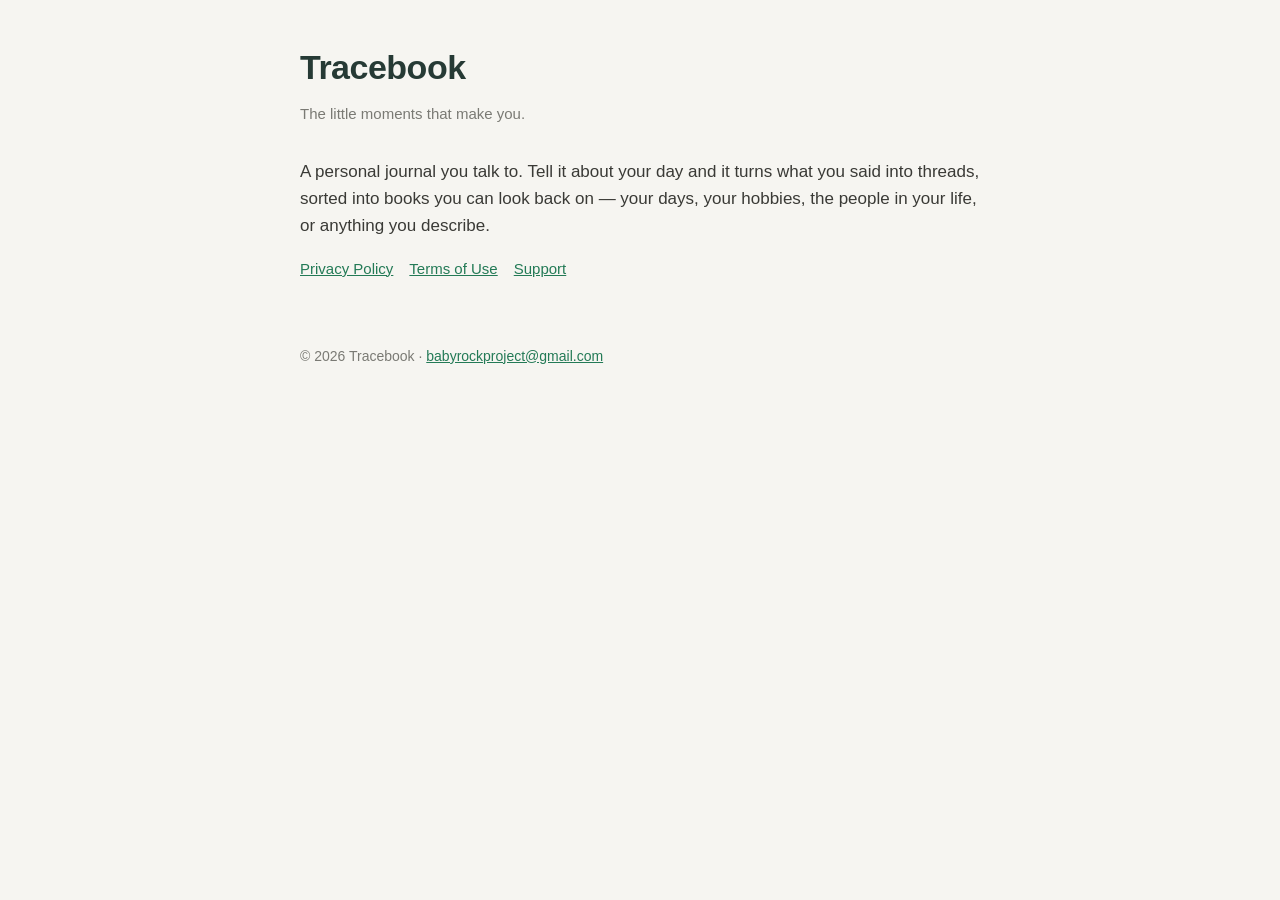
<file: index.html>
<!doctype html>
<html lang="en">
<head>
<meta charset="utf-8">
<meta name="viewport" content="width=device-width, initial-scale=1">
<title>Tracebook</title>
<link rel="stylesheet" href="style.css">
</head>
<body>
<main>
<h1>Tracebook</h1>
<p class="meta">The little moments that make you.</p>
<p>A personal journal you talk to. Tell it about your day and it turns what you said into threads, sorted into books you can look back on — your days, your hobbies, the people in your life, or anything you describe.</p>
<nav><a href="privacy.html">Privacy Policy</a><a href="terms.html">Terms of Use</a><a href="support.html">Support</a></nav>
<footer>© 2026 Tracebook · <a href="mailto:babyrockproject@gmail.com">babyrockproject@gmail.com</a></footer>
</main>
</body>
</html>
</file>
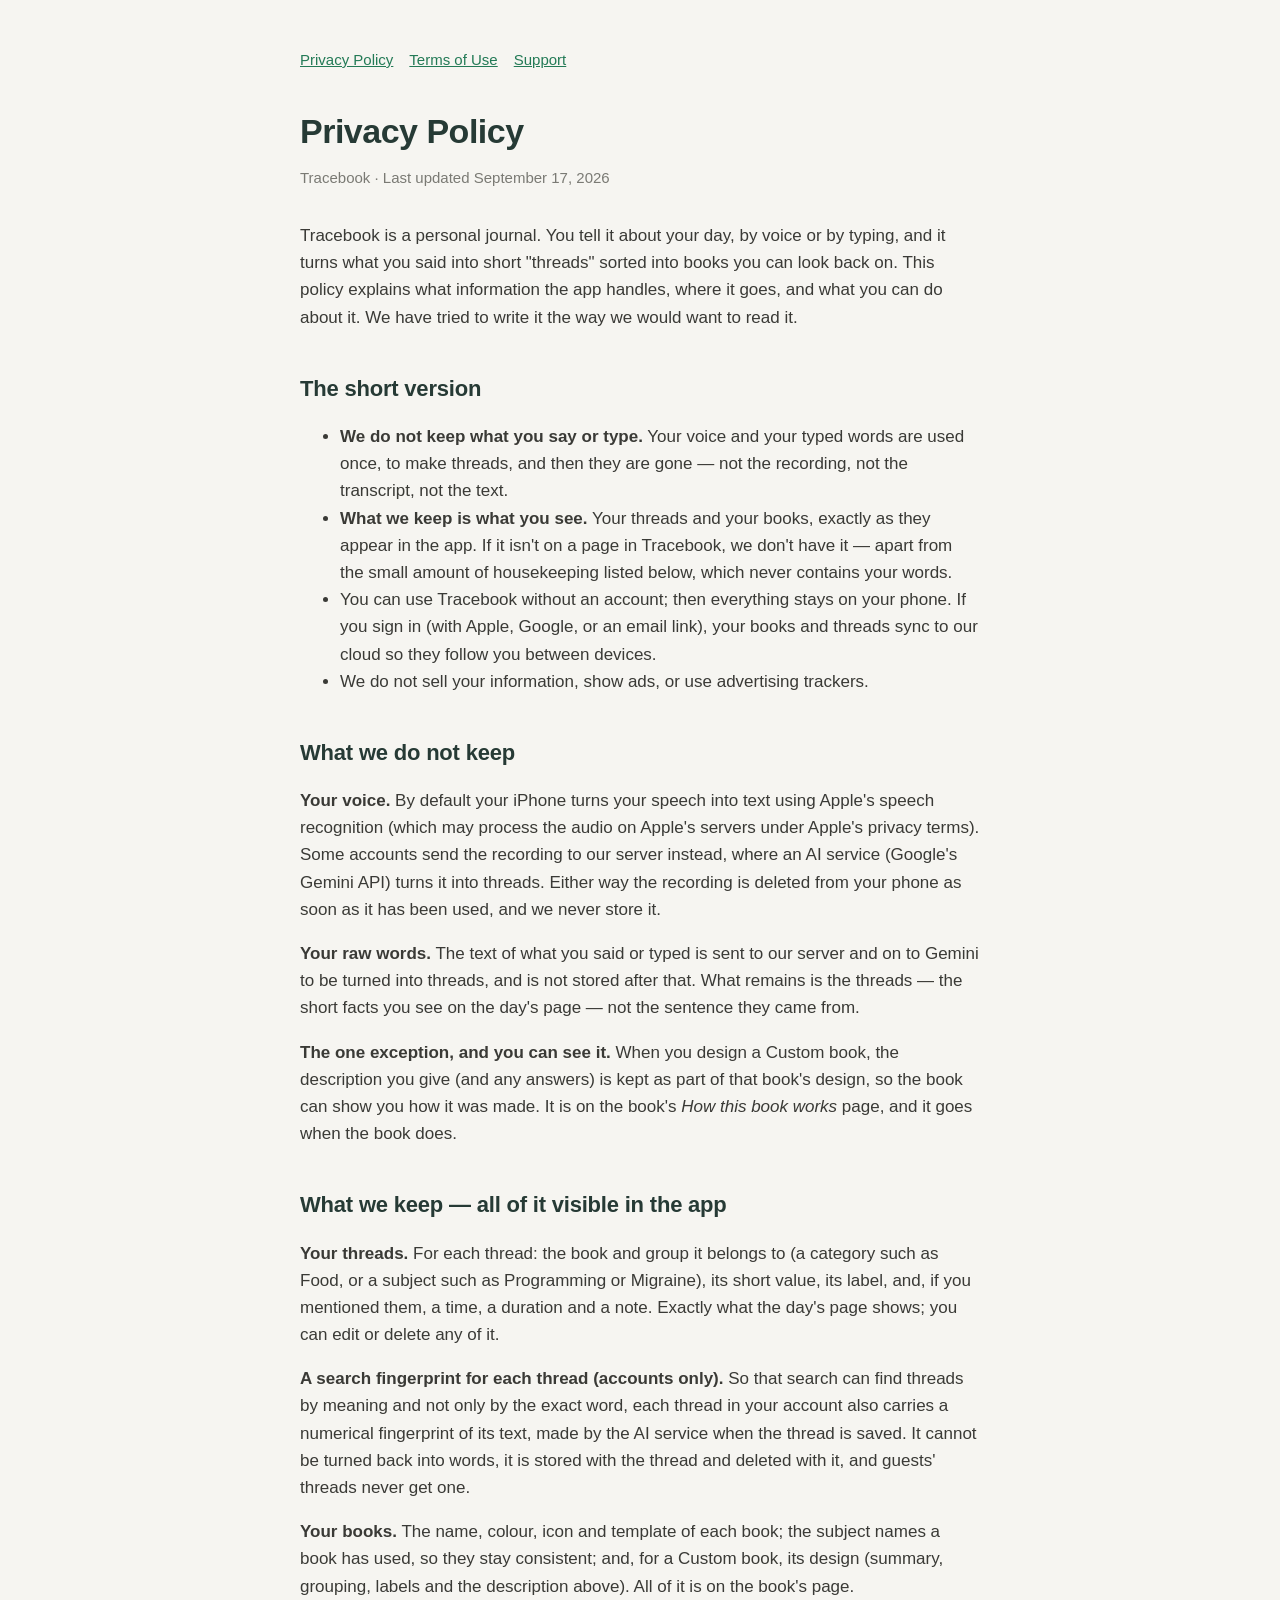
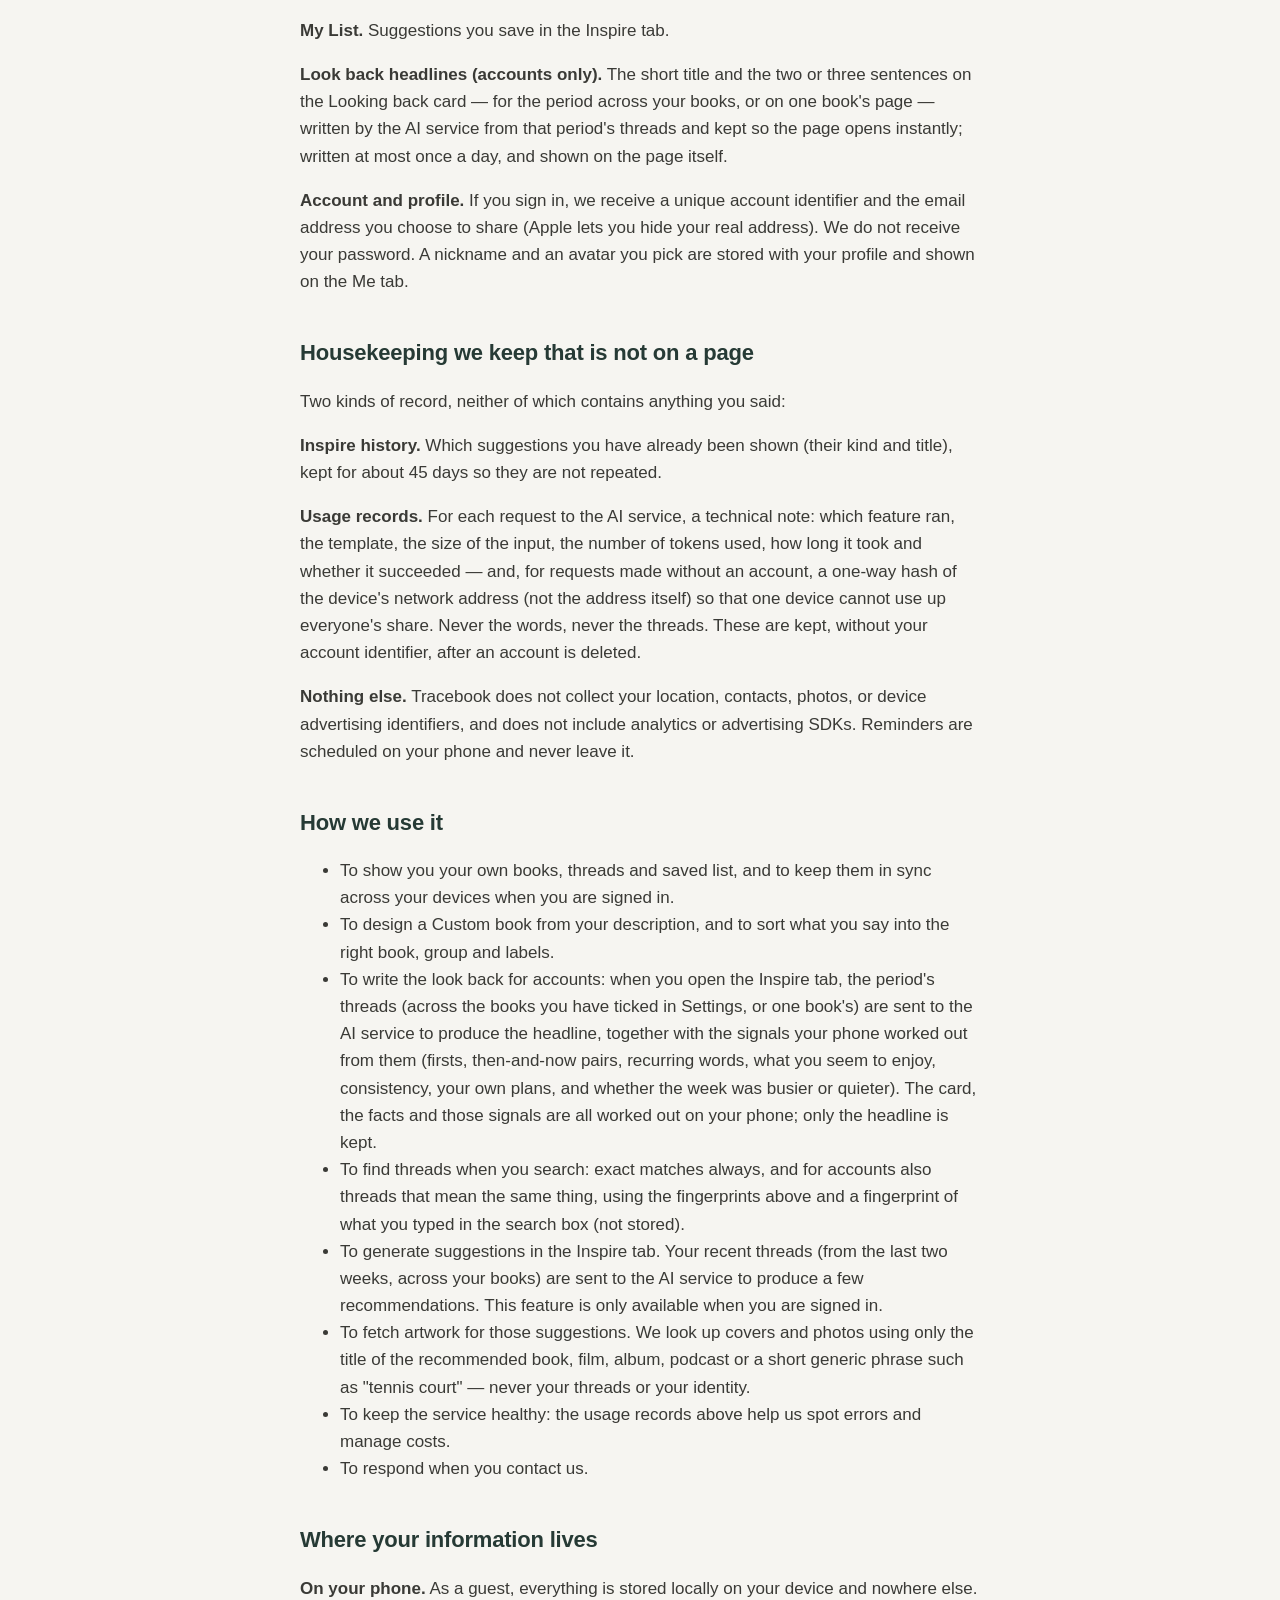
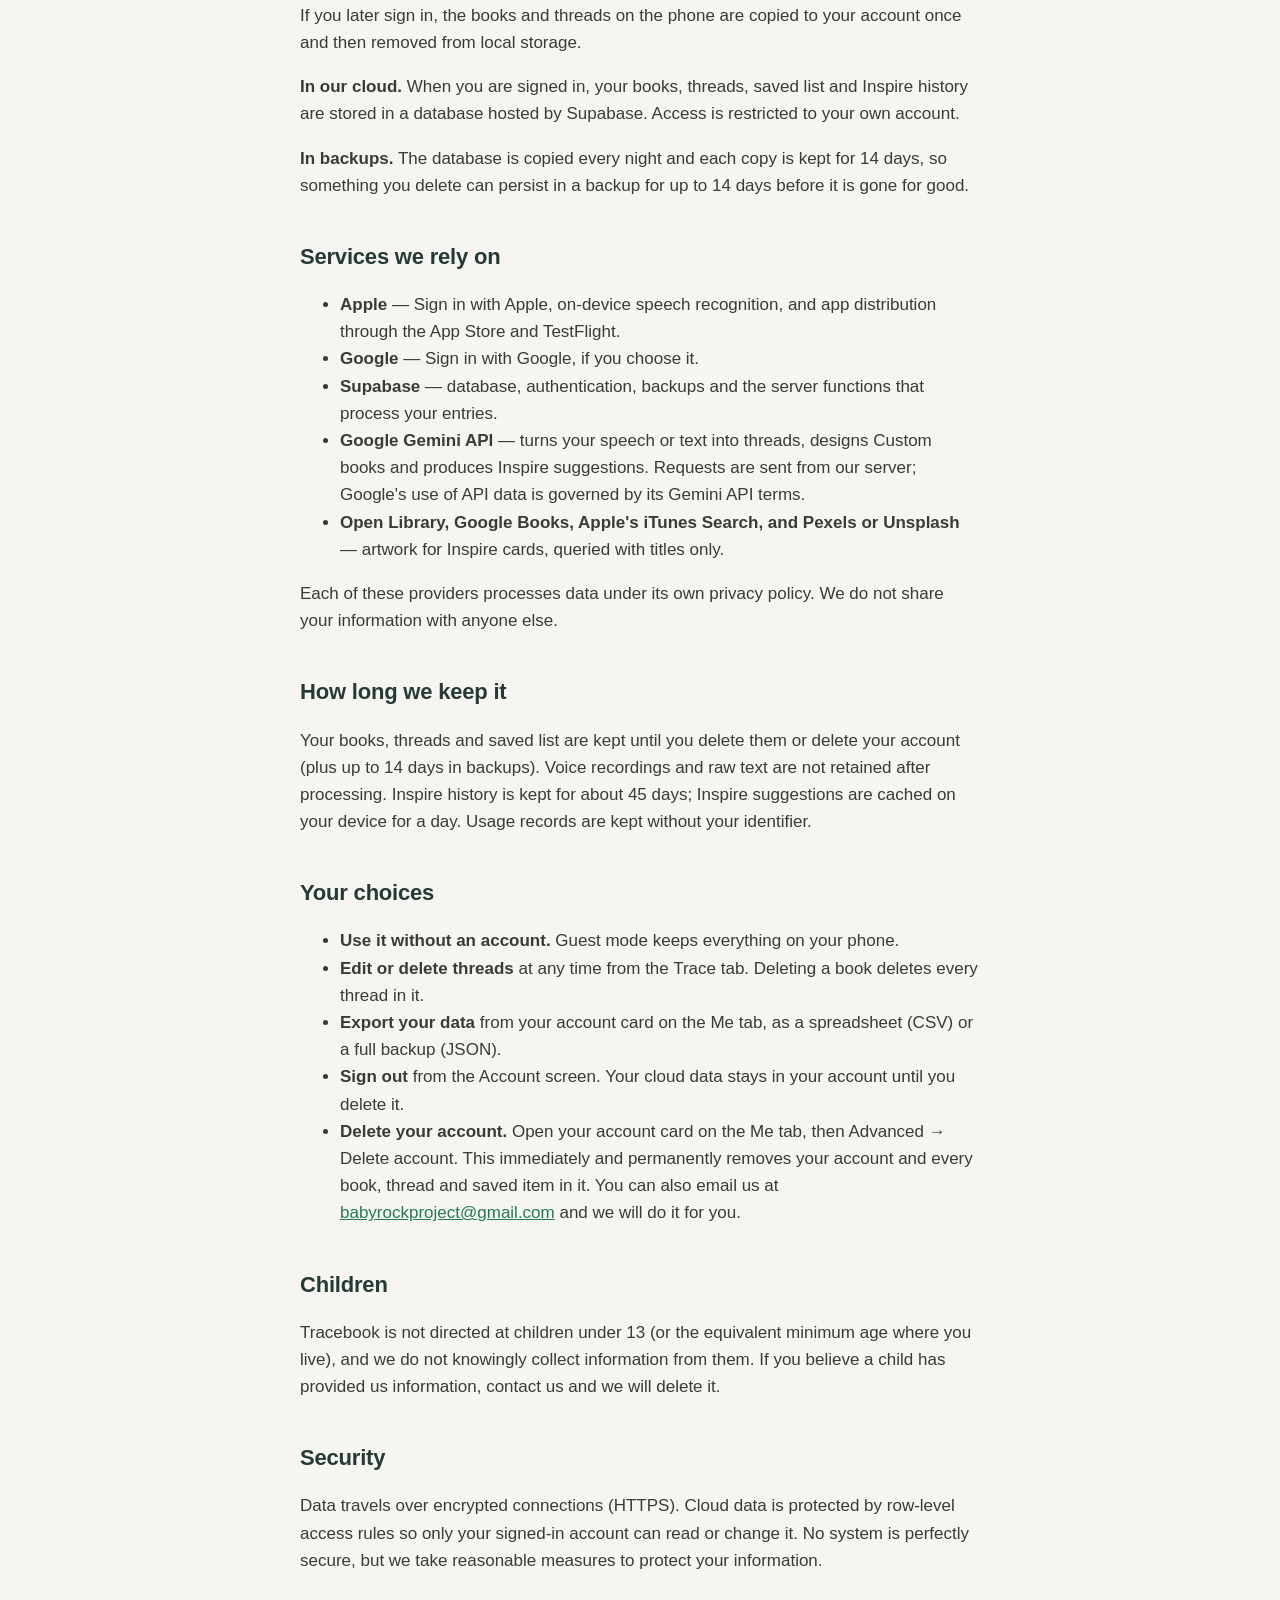
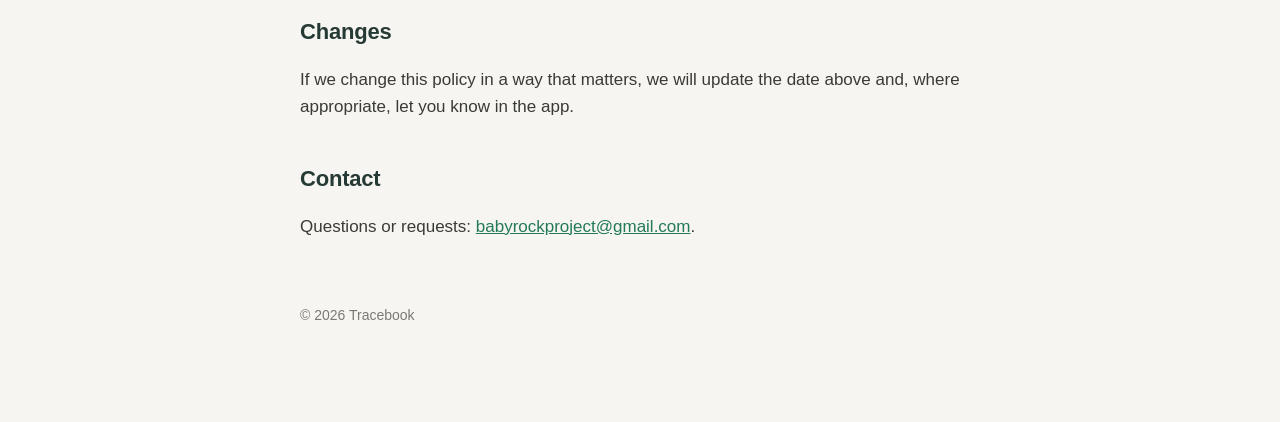
<file: privacy.html>
<!doctype html>
<html lang="en">
<head>
<meta charset="utf-8">
<meta name="viewport" content="width=device-width, initial-scale=1">
<title>Tracebook — Privacy Policy</title>
<link rel="stylesheet" href="style.css">
<script>if (location.search.indexOf('app=1') !== -1) document.documentElement.className = 'app';</script>
</head>
<body>
<main>
<nav><a href="privacy.html">Privacy Policy</a><a href="terms.html">Terms of Use</a><a href="support.html">Support</a></nav>

<h1>Privacy Policy</h1>
<p class="meta">Tracebook · Last updated September 17, 2026</p>

<p>Tracebook is a personal journal. You tell it about your day, by voice or by typing, and it turns what you said into short "threads" sorted into books you can look back on. This policy explains what information the app handles, where it goes, and what you can do about it. We have tried to write it the way we would want to read it.</p>

<h2>The short version</h2>
<ul>
  <li><strong>We do not keep what you say or type.</strong> Your voice and your typed words are used once, to make threads, and then they are gone — not the recording, not the transcript, not the text.</li>
  <li><strong>What we keep is what you see.</strong> Your threads and your books, exactly as they appear in the app. If it isn't on a page in Tracebook, we don't have it — apart from the small amount of housekeeping listed below, which never contains your words.</li>
  <li>You can use Tracebook without an account; then everything stays on your phone. If you sign in (with Apple, Google, or an email link), your books and threads sync to our cloud so they follow you between devices.</li>
  <li>We do not sell your information, show ads, or use advertising trackers.</li>
</ul>

<h2>What we do not keep</h2>
<p><strong>Your voice.</strong> By default your iPhone turns your speech into text using Apple's speech recognition (which may process the audio on Apple's servers under Apple's privacy terms). Some accounts send the recording to our server instead, where an AI service (Google's Gemini API) turns it into threads. Either way the recording is deleted from your phone as soon as it has been used, and we never store it.</p>
<p><strong>Your raw words.</strong> The text of what you said or typed is sent to our server and on to Gemini to be turned into threads, and is not stored after that. What remains is the threads — the short facts you see on the day's page — not the sentence they came from.</p>
<p><strong>The one exception, and you can see it.</strong> When you design a Custom book, the description you give (and any answers) is kept as part of that book's design, so the book can show you how it was made. It is on the book's <em>How this book works</em> page, and it goes when the book does.</p>

<h2>What we keep — all of it visible in the app</h2>
<p><strong>Your threads.</strong> For each thread: the book and group it belongs to (a category such as Food, or a subject such as Programming or Migraine), its short value, its label, and, if you mentioned them, a time, a duration and a note. Exactly what the day's page shows; you can edit or delete any of it.</p>
<p><strong>A search fingerprint for each thread (accounts only).</strong> So that search can find threads by meaning and not only by the exact word, each thread in your account also carries a numerical fingerprint of its text, made by the AI service when the thread is saved. It cannot be turned back into words, it is stored with the thread and deleted with it, and guests' threads never get one.</p>
<p><strong>Your books.</strong> The name, colour, icon and template of each book; the subject names a book has used, so they stay consistent; and, for a Custom book, its design (summary, grouping, labels and the description above). All of it is on the book's page.</p>
<p><strong>My List.</strong> Suggestions you save in the Inspire tab.</p>
<p><strong>Look back headlines (accounts only).</strong> The short title and the two or three sentences on the Looking back card — for the period across your books, or on one book's page — written by the AI service from that period's threads and kept so the page opens instantly; written at most once a day, and shown on the page itself.</p>
<p><strong>Account and profile.</strong> If you sign in, we receive a unique account identifier and the email address you choose to share (Apple lets you hide your real address). We do not receive your password. A nickname and an avatar you pick are stored with your profile and shown on the Me tab.</p>

<h2>Housekeeping we keep that is not on a page</h2>
<p>Two kinds of record, neither of which contains anything you said:</p>
<p><strong>Inspire history.</strong> Which suggestions you have already been shown (their kind and title), kept for about 45 days so they are not repeated.</p>
<p><strong>Usage records.</strong> For each request to the AI service, a technical note: which feature ran, the template, the size of the input, the number of tokens used, how long it took and whether it succeeded — and, for requests made without an account, a one-way hash of the device's network address (not the address itself) so that one device cannot use up everyone's share. Never the words, never the threads. These are kept, without your account identifier, after an account is deleted.</p>
<p><strong>Nothing else.</strong> Tracebook does not collect your location, contacts, photos, or device advertising identifiers, and does not include analytics or advertising SDKs. Reminders are scheduled on your phone and never leave it.</p>

<h2>How we use it</h2>
<ul>
  <li>To show you your own books, threads and saved list, and to keep them in sync across your devices when you are signed in.</li>
  <li>To design a Custom book from your description, and to sort what you say into the right book, group and labels.</li>
  <li>To write the look back for accounts: when you open the Inspire tab, the period's threads (across the books you have ticked in Settings, or one book's) are sent to the AI service to produce the headline, together with the signals your phone worked out from them (firsts, then-and-now pairs, recurring words, what you seem to enjoy, consistency, your own plans, and whether the week was busier or quieter). The card, the facts and those signals are all worked out on your phone; only the headline is kept.</li>
  <li>To find threads when you search: exact matches always, and for accounts also threads that mean the same thing, using the fingerprints above and a fingerprint of what you typed in the search box (not stored).</li>
  <li>To generate suggestions in the Inspire tab. Your recent threads (from the last two weeks, across your books) are sent to the AI service to produce a few recommendations. This feature is only available when you are signed in.</li>
  <li>To fetch artwork for those suggestions. We look up covers and photos using only the title of the recommended book, film, album, podcast or a short generic phrase such as "tennis court" — never your threads or your identity.</li>
  <li>To keep the service healthy: the usage records above help us spot errors and manage costs.</li>
  <li>To respond when you contact us.</li>
</ul>

<h2>Where your information lives</h2>
<p><strong>On your phone.</strong> As a guest, everything is stored locally on your device and nowhere else. If you later sign in, the books and threads on the phone are copied to your account once and then removed from local storage.</p>
<p><strong>In our cloud.</strong> When you are signed in, your books, threads, saved list and Inspire history are stored in a database hosted by Supabase. Access is restricted to your own account.</p>
<p><strong>In backups.</strong> The database is copied every night and each copy is kept for 14 days, so something you delete can persist in a backup for up to 14 days before it is gone for good.</p>

<h2>Services we rely on</h2>
<ul>
  <li><strong>Apple</strong> — Sign in with Apple, on-device speech recognition, and app distribution through the App Store and TestFlight.</li>
  <li><strong>Google</strong> — Sign in with Google, if you choose it.</li>
  <li><strong>Supabase</strong> — database, authentication, backups and the server functions that process your entries.</li>
  <li><strong>Google Gemini API</strong> — turns your speech or text into threads, designs Custom books and produces Inspire suggestions. Requests are sent from our server; Google's use of API data is governed by its Gemini API terms.</li>
  <li><strong>Open Library, Google Books, Apple's iTunes Search, and Pexels or Unsplash</strong> — artwork for Inspire cards, queried with titles only.</li>
</ul>
<p>Each of these providers processes data under its own privacy policy. We do not share your information with anyone else.</p>

<h2>How long we keep it</h2>
<p>Your books, threads and saved list are kept until you delete them or delete your account (plus up to 14 days in backups). Voice recordings and raw text are not retained after processing. Inspire history is kept for about 45 days; Inspire suggestions are cached on your device for a day. Usage records are kept without your identifier.</p>

<h2>Your choices</h2>
<ul>
  <li><strong>Use it without an account.</strong> Guest mode keeps everything on your phone.</li>
  <li><strong>Edit or delete threads</strong> at any time from the Trace tab. Deleting a book deletes every thread in it.</li>
  <li><strong>Export your data</strong> from your account card on the Me tab, as a spreadsheet (CSV) or a full backup (JSON).</li>
  <li><strong>Sign out</strong> from the Account screen. Your cloud data stays in your account until you delete it.</li>
  <li><strong>Delete your account.</strong> Open your account card on the Me tab, then Advanced → Delete account. This immediately and permanently removes your account and every book, thread and saved item in it. You can also email us at <a href="mailto:babyrockproject@gmail.com">babyrockproject@gmail.com</a> and we will do it for you.</li>
</ul>

<h2>Children</h2>
<p>Tracebook is not directed at children under 13 (or the equivalent minimum age where you live), and we do not knowingly collect information from them. If you believe a child has provided us information, contact us and we will delete it.</p>

<h2>Security</h2>
<p>Data travels over encrypted connections (HTTPS). Cloud data is protected by row-level access rules so only your signed-in account can read or change it. No system is perfectly secure, but we take reasonable measures to protect your information.</p>

<h2>Changes</h2>
<p>If we change this policy in a way that matters, we will update the date above and, where appropriate, let you know in the app.</p>

<h2>Contact</h2>
<p>Questions or requests: <a href="mailto:babyrockproject@gmail.com">babyrockproject@gmail.com</a>.</p>

<footer>© 2026 Tracebook</footer>
</main>
</body>
</html>
</file>
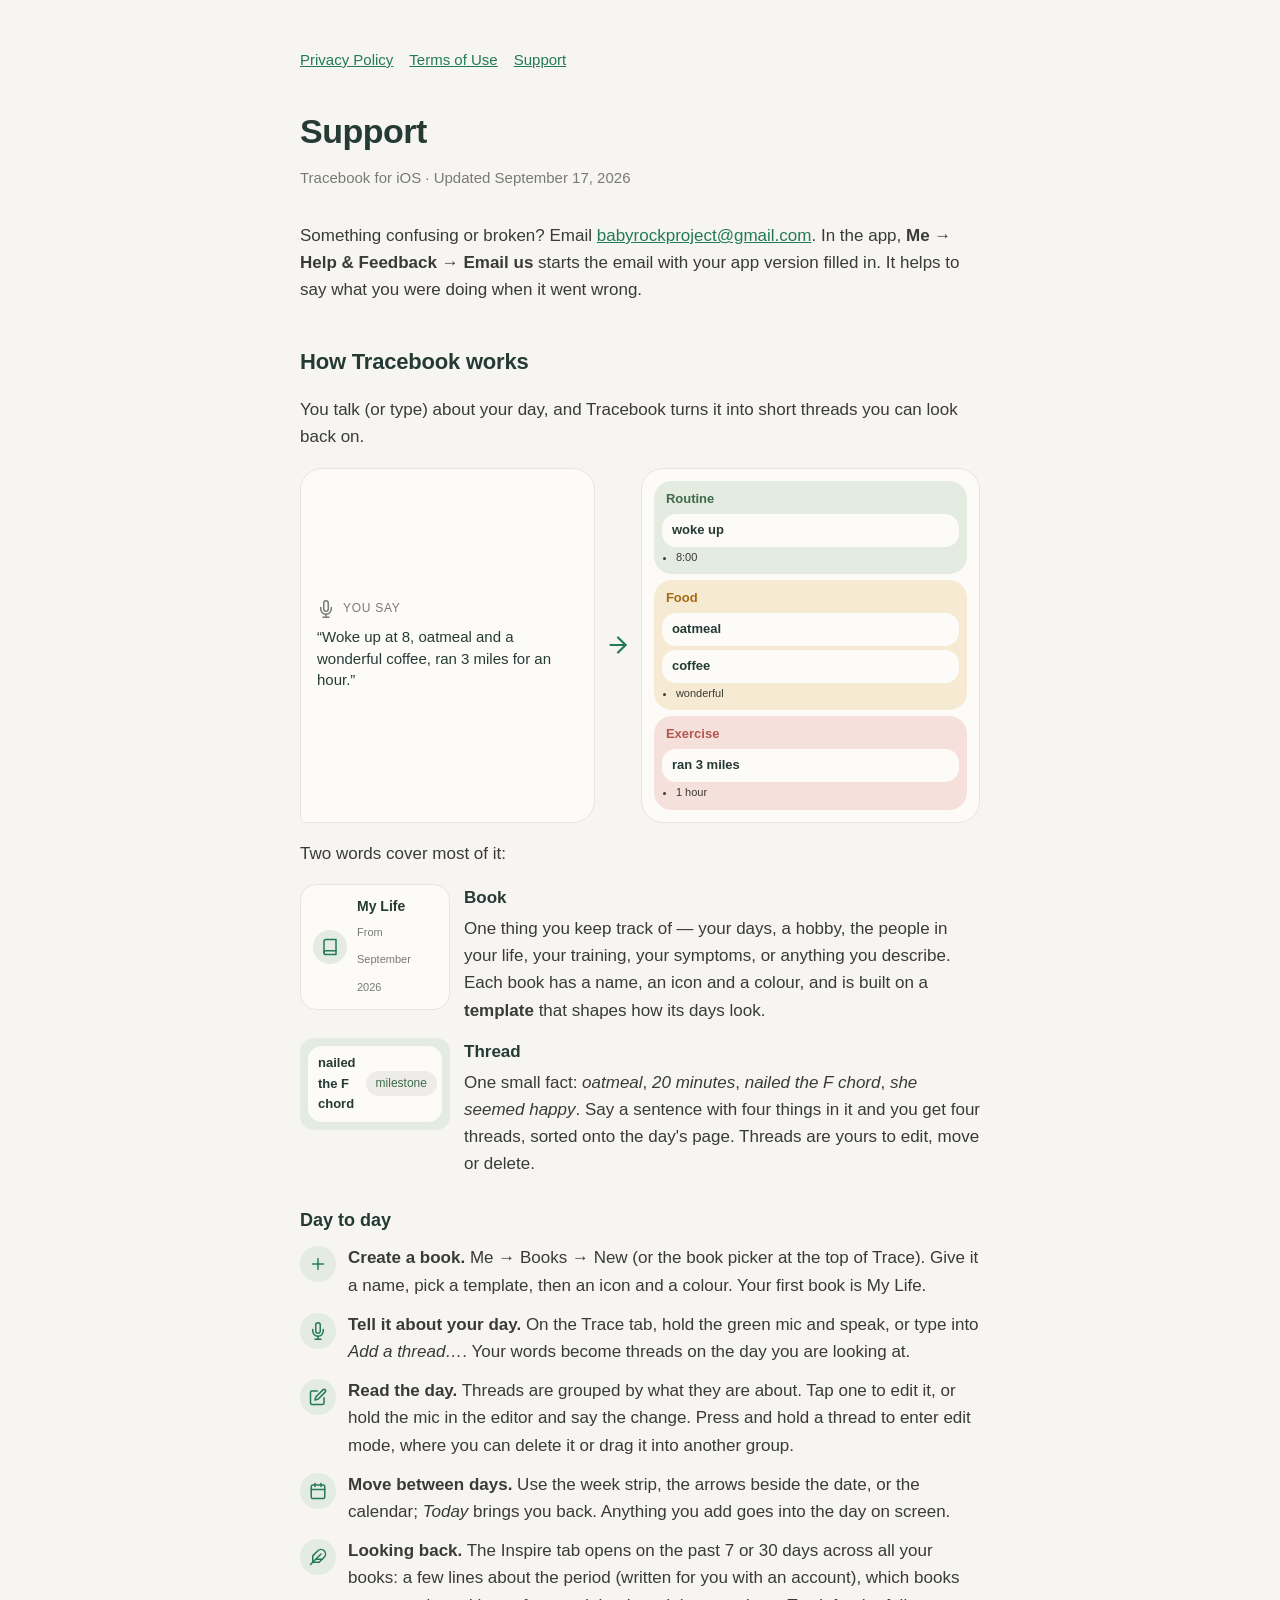
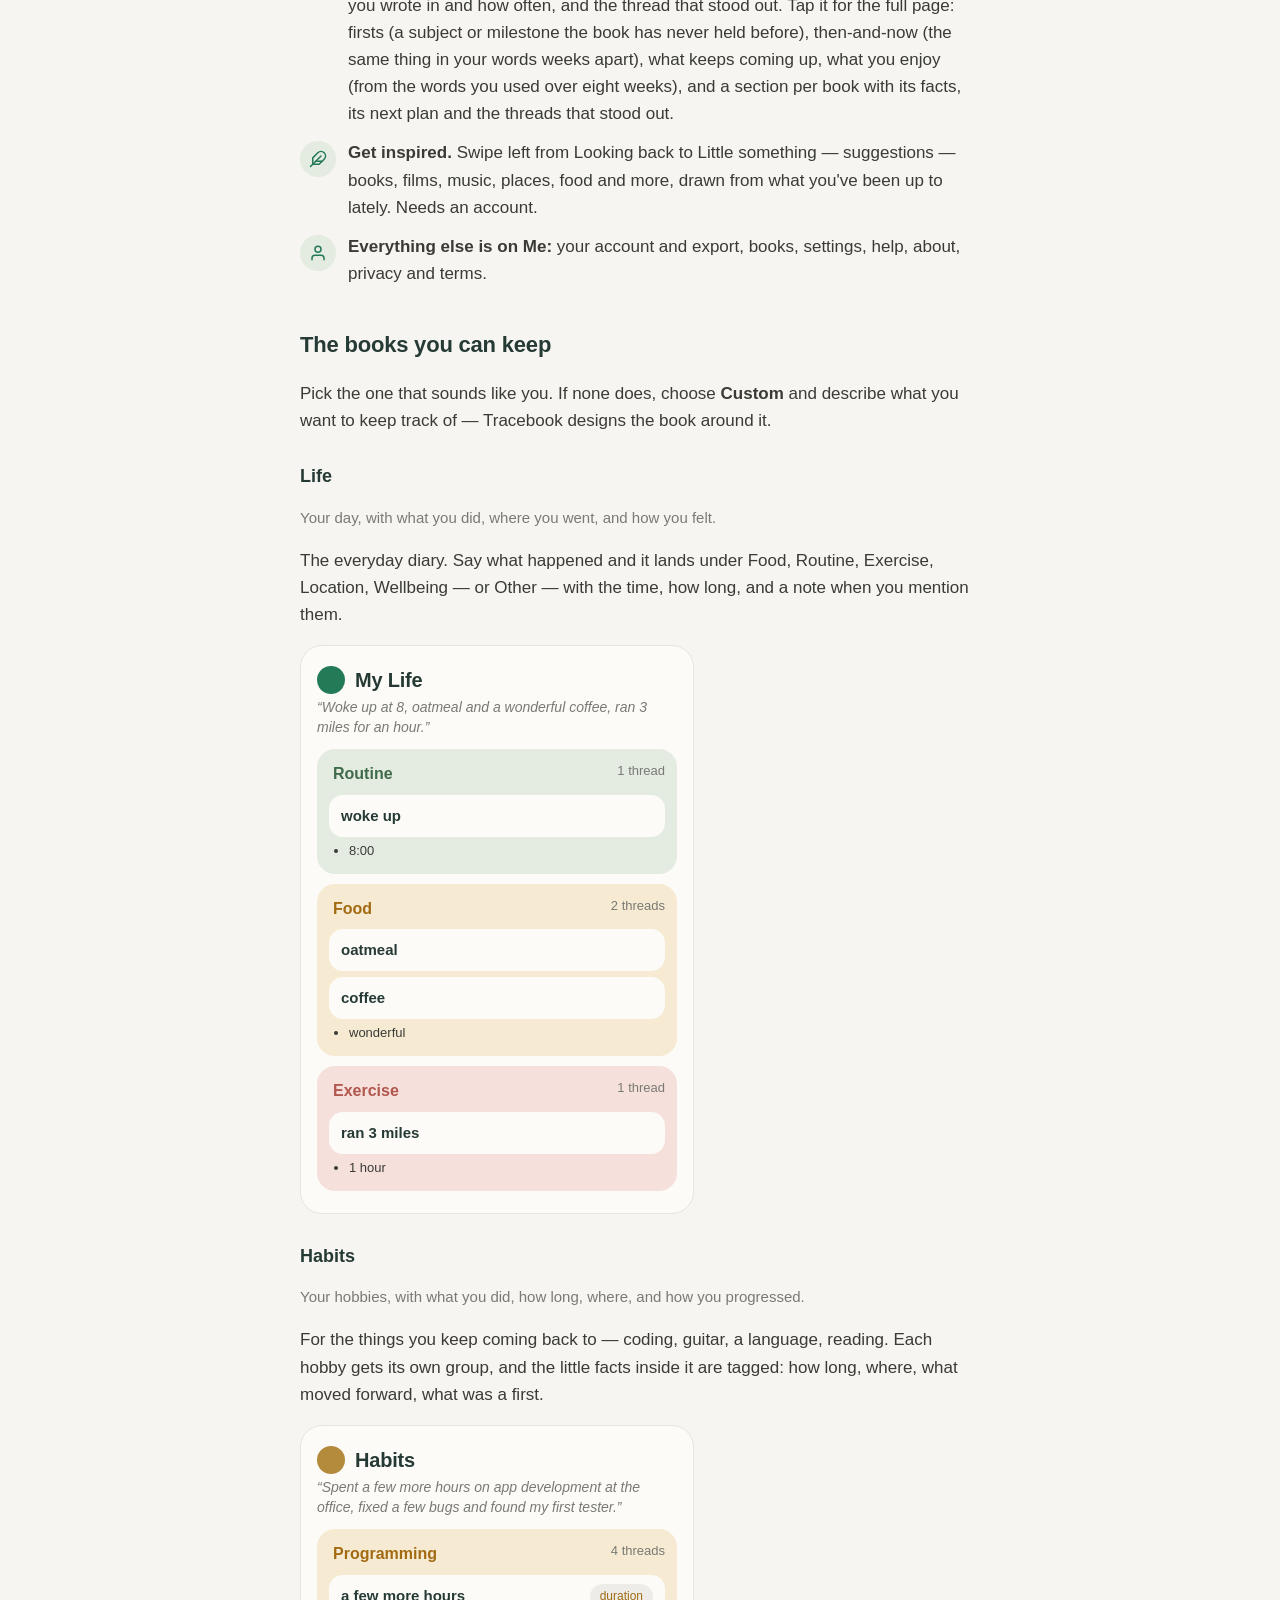
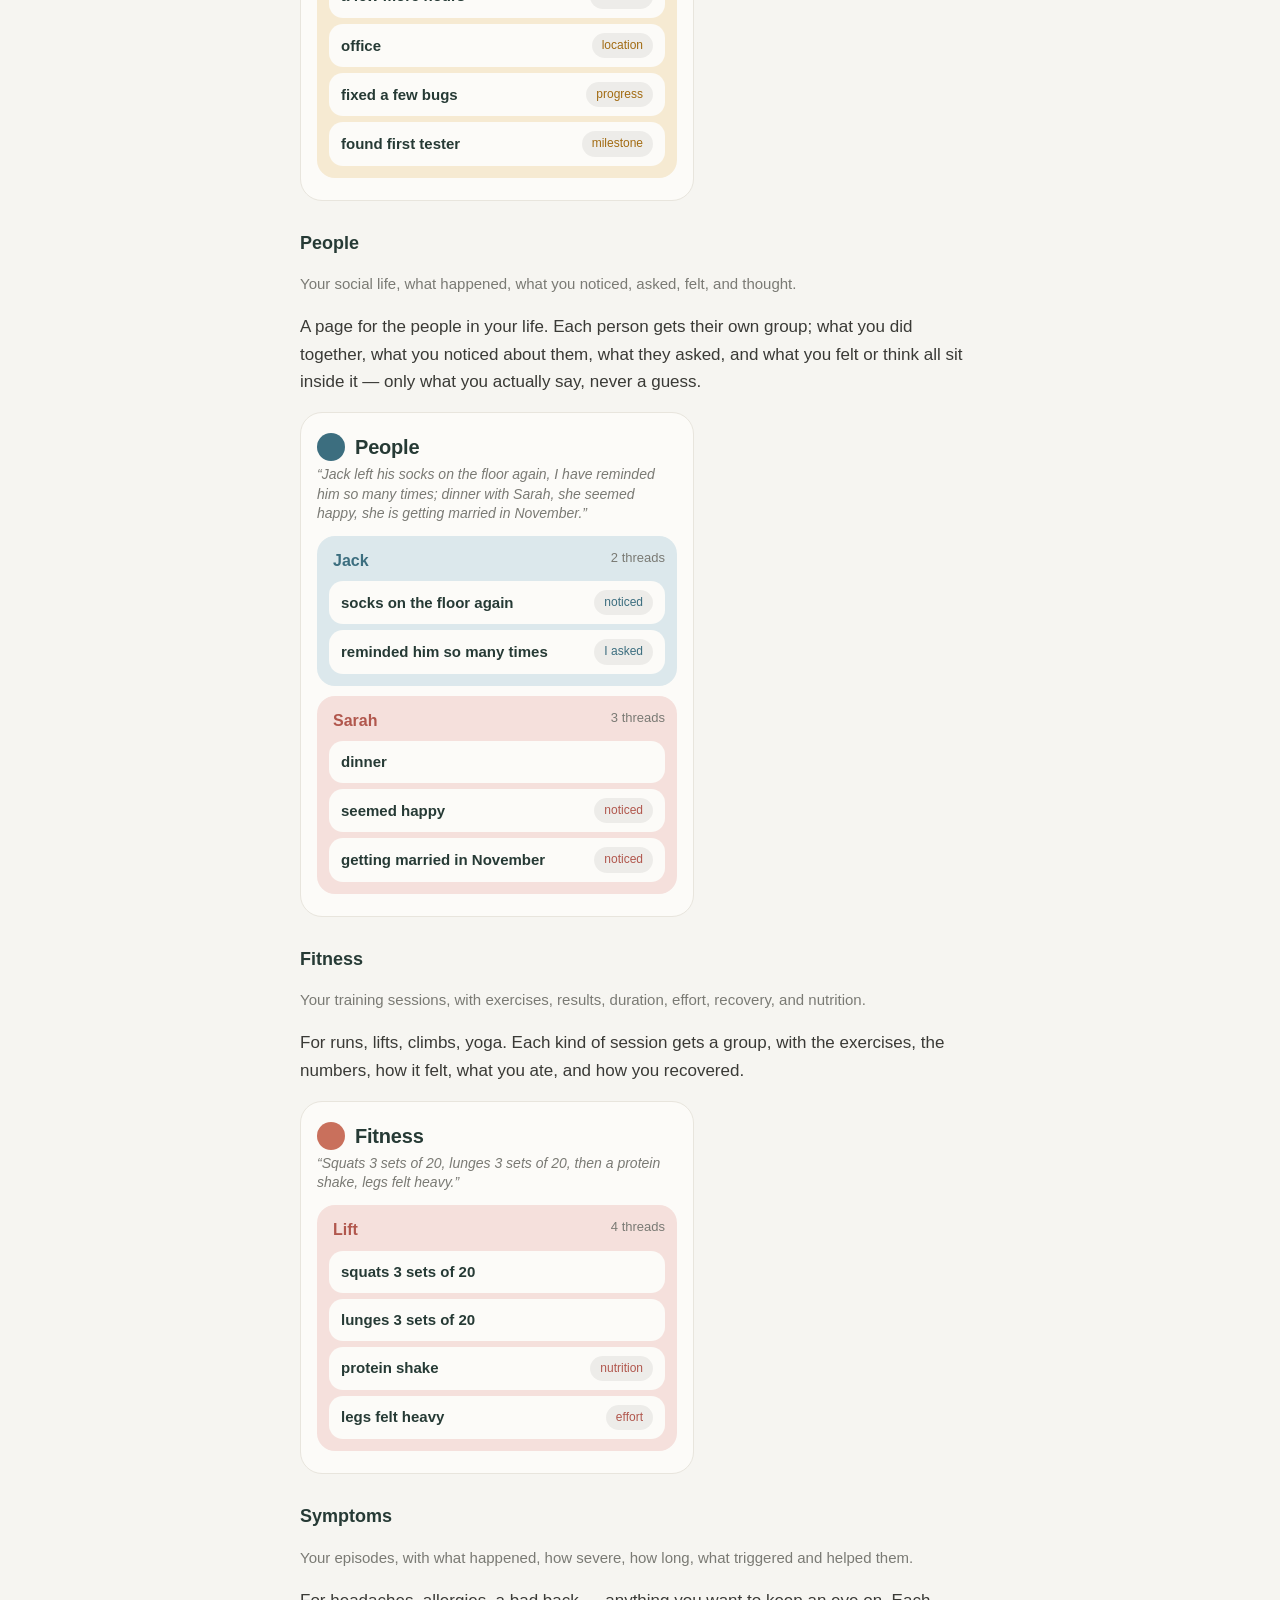
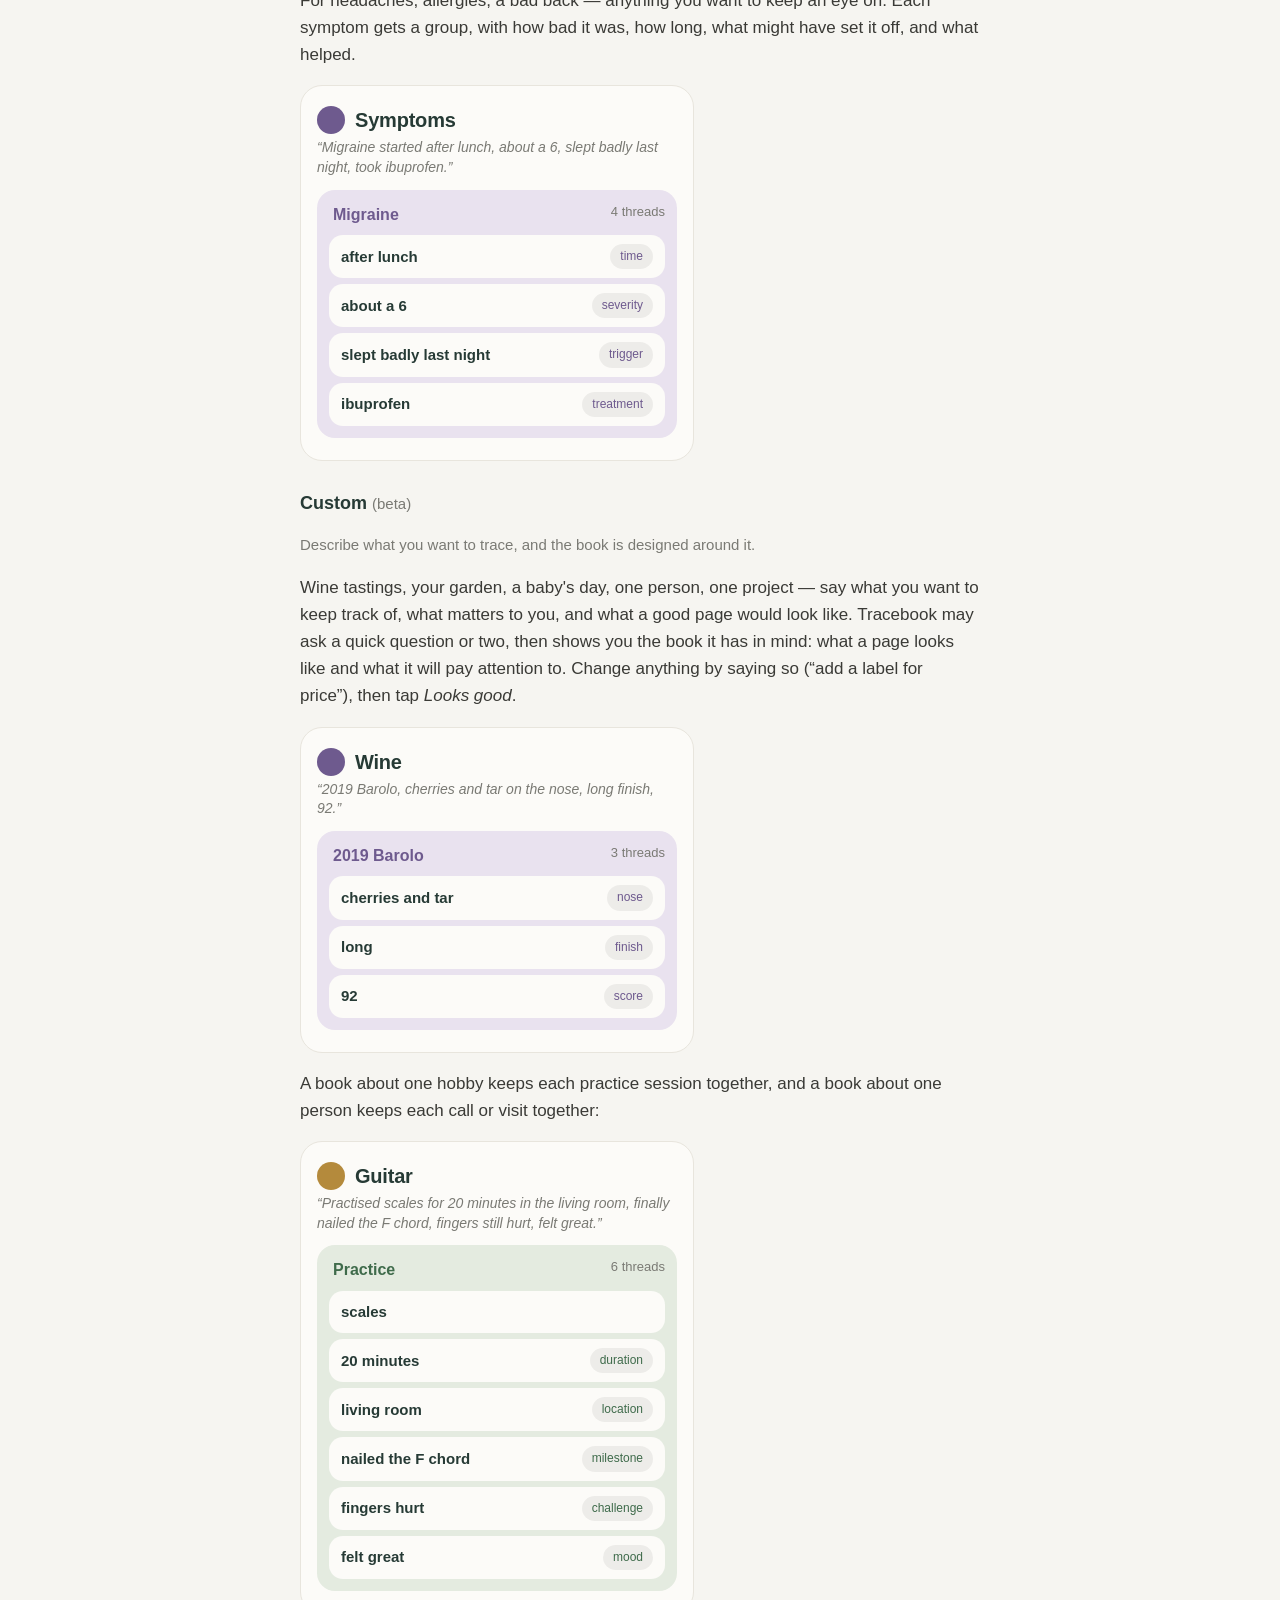
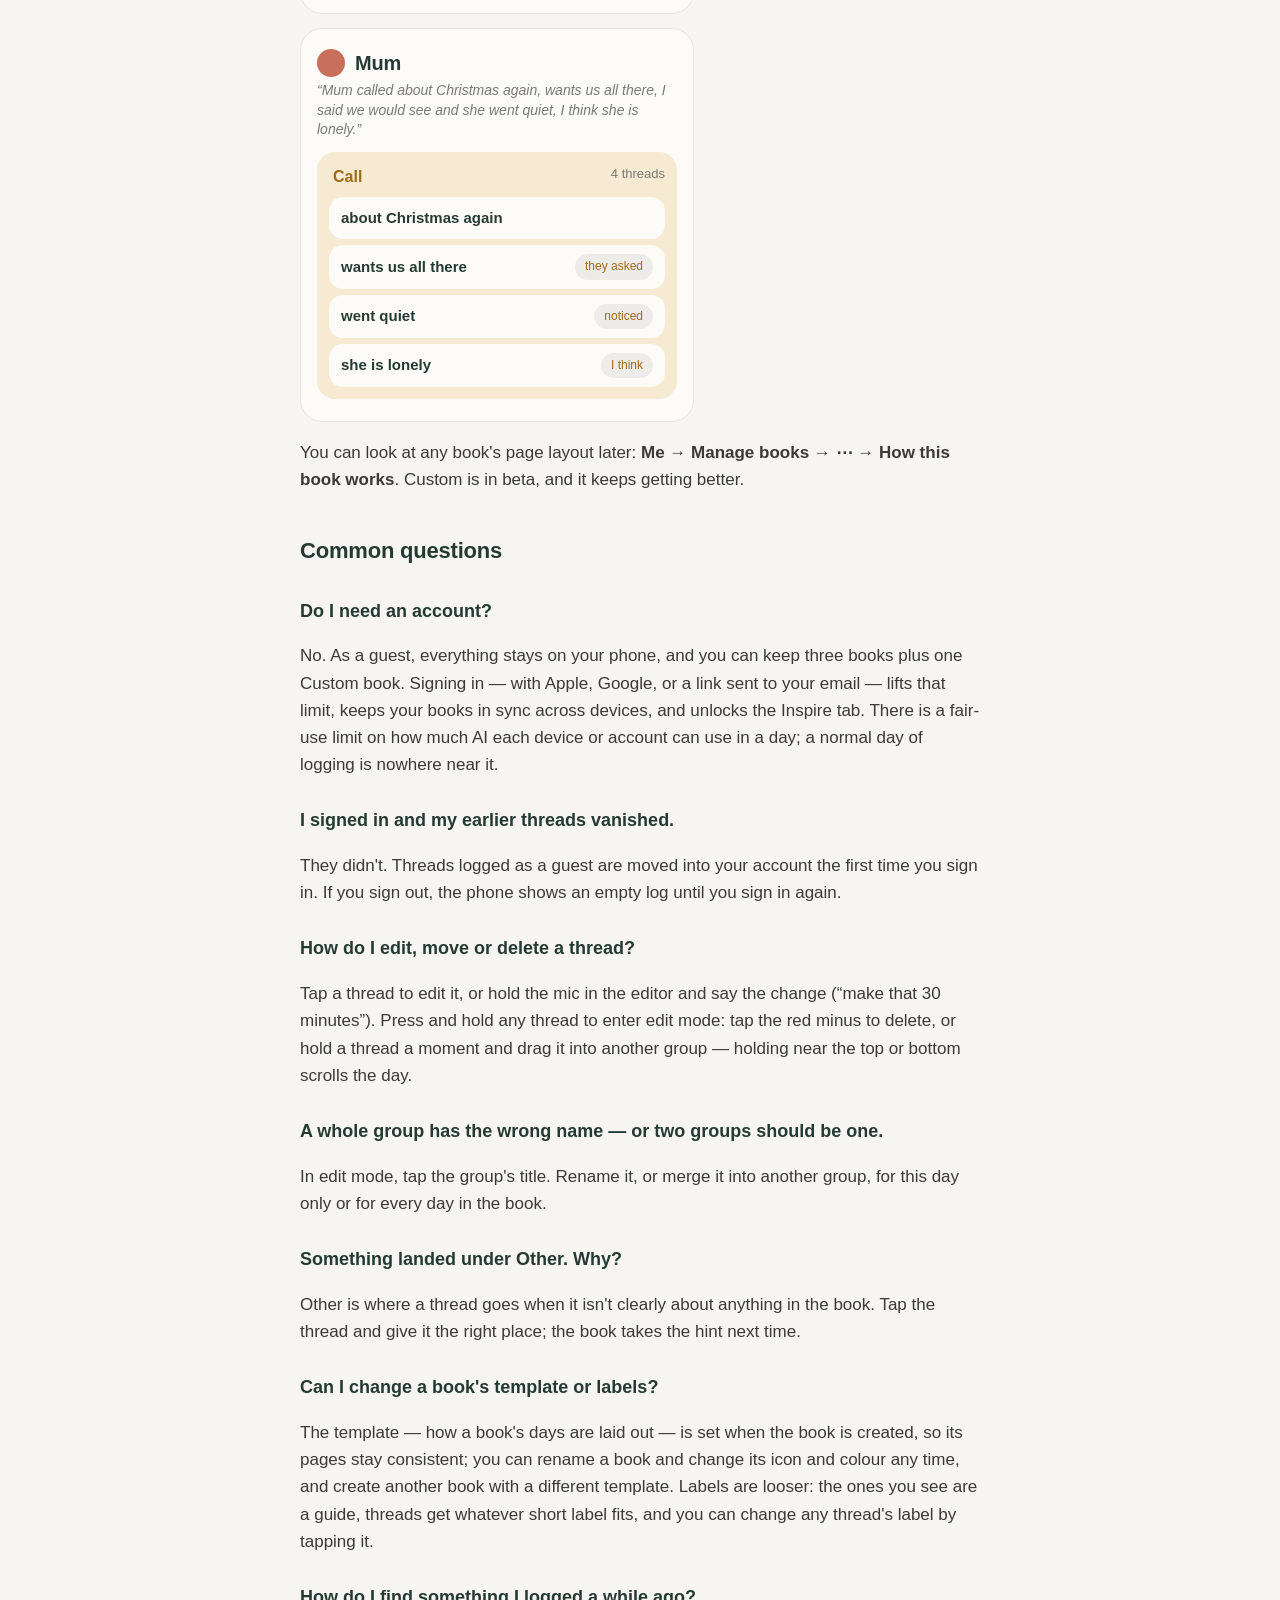
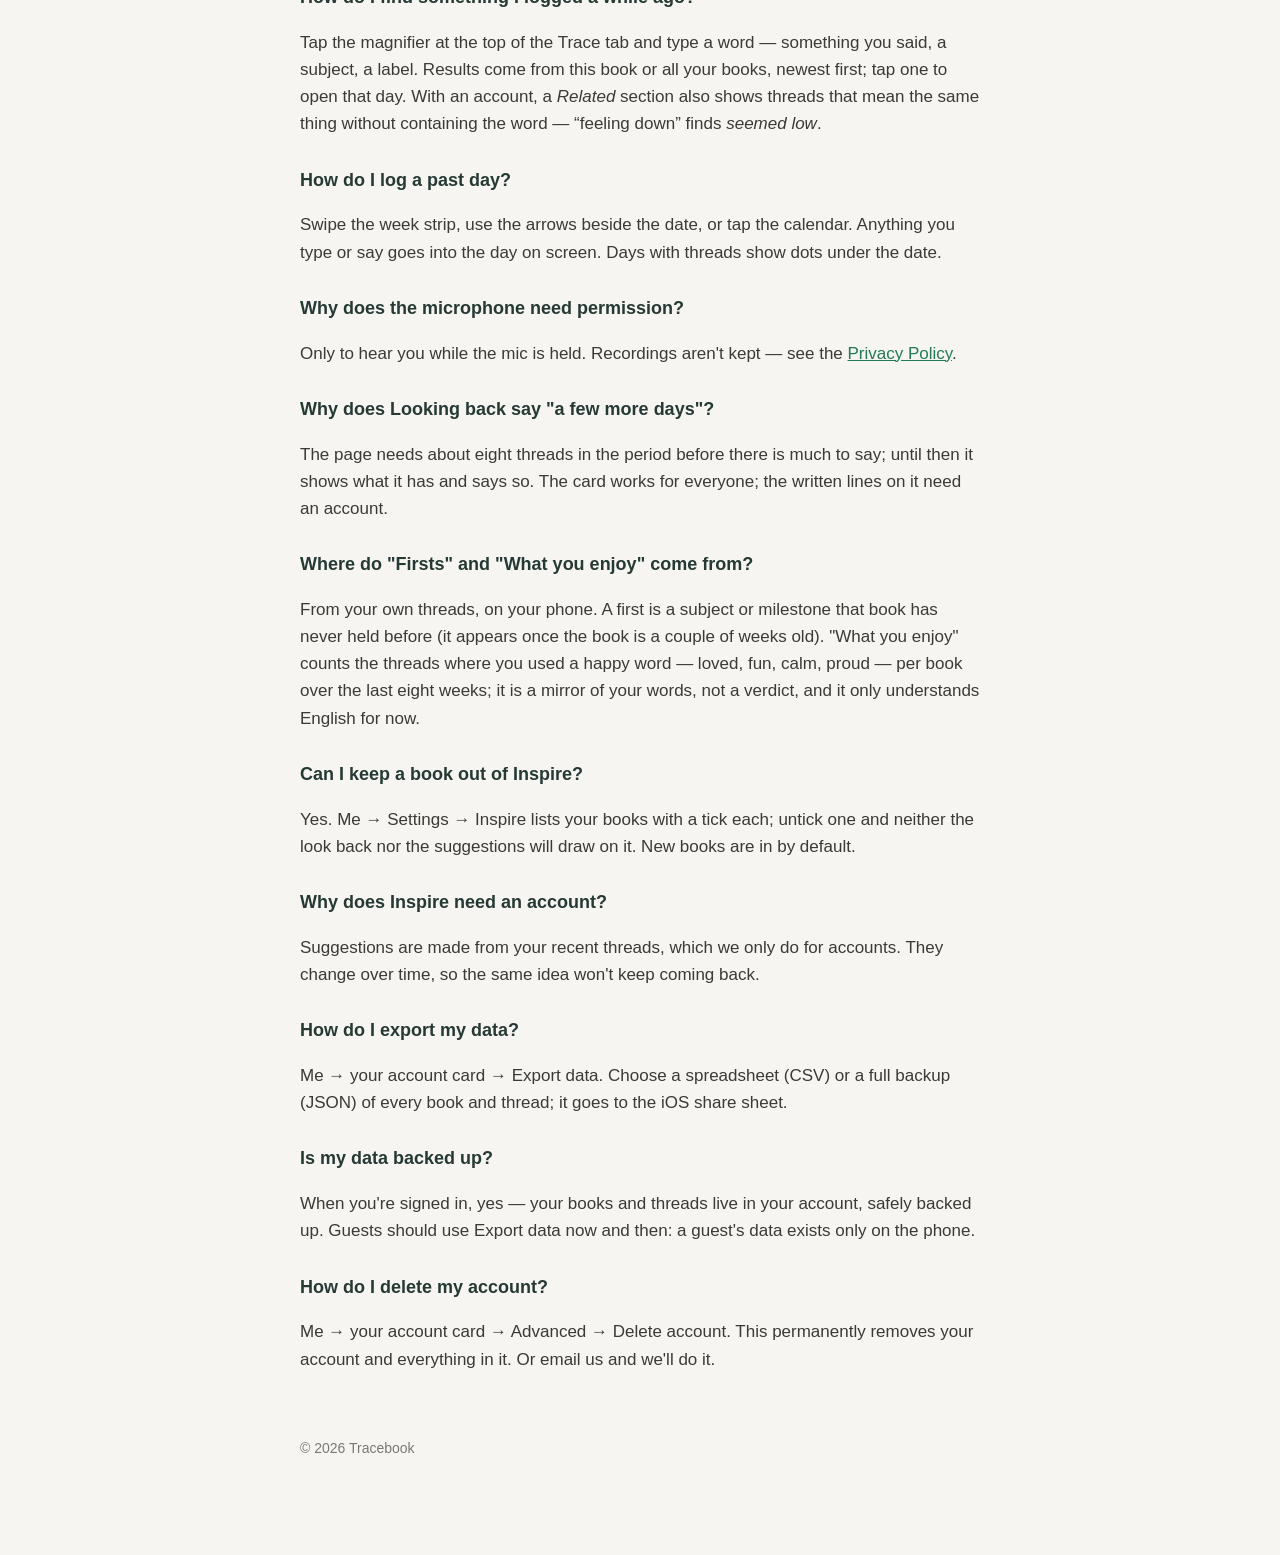
<file: support.html>
<!doctype html>
<html lang="en">
<head>
<meta charset="utf-8">
<meta name="viewport" content="width=device-width, initial-scale=1">
<title>Tracebook — Support</title>
<link rel="stylesheet" href="style.css">
<script>if (location.search.indexOf('app=1') !== -1) document.documentElement.className = 'app';</script>
</head>
<body>
<main>
<nav><a href="privacy.html">Privacy Policy</a><a href="terms.html">Terms of Use</a><a href="support.html">Support</a></nav>

<h1>Support</h1>
<p class="meta">Tracebook for iOS · Updated September 17, 2026</p>

<p>Something confusing or broken? Email <a href="mailto:babyrockproject@gmail.com?subject=Tracebook%20feedback">babyrockproject@gmail.com</a>. In the app, <strong>Me → Help &amp; Feedback → Email us</strong> starts the email with your app version filled in. It helps to say what you were doing when it went wrong.</p>

<h2>How Tracebook works</h2>
<p>You talk (or type) about your day, and Tracebook turns it into short threads you can look back on.</p>

<div class="flow" aria-label="What you say becomes threads on the day's page">
  <div class="bubble">
    <span class="who"><svg viewBox="0 0 24 24"><path d="M12 1a3 3 0 0 0-3 3v8a3 3 0 0 0 6 0V4a3 3 0 0 0-3-3z"/><path d="M19 10v2a7 7 0 0 1-14 0v-2"/><line x1="12" y1="19" x2="12" y2="23"/><line x1="8" y1="23" x2="16" y2="23"/></svg> You say</span>
    “Woke up at 8, oatmeal and a wonderful coffee, ran 3 miles for an hour.”
  </div>
  <div class="arrow"><svg viewBox="0 0 24 24"><line x1="5" y1="12" x2="19" y2="12"/><polyline points="12 5 19 12 12 19"/></svg></div>
  <div class="page">
    <div class="box wash-green"><div class="subject">Routine</div>
      <div class="row"><span class="v">woke up</span></div><ul class="bullets"><li>8:00</li></ul></div>
    <div class="box wash-amber"><div class="subject">Food</div>
      <div class="row"><span class="v">oatmeal</span></div>
      <div class="row"><span class="v">coffee</span></div><ul class="bullets"><li>wonderful</li></ul></div>
    <div class="box wash-rose"><div class="subject">Exercise</div>
      <div class="row"><span class="v">ran 3 miles</span></div><ul class="bullets"><li>1 hour</li></ul></div>
  </div>
</div>

<p>Two words cover most of it:</p>
<div class="defs">
  <div class="def">
    <div class="pic">
      <div class="mini-book"><i><svg viewBox="0 0 24 24"><path d="M4 19.5A2.5 2.5 0 0 1 6.5 17H20"/><path d="M6.5 2H20v20H6.5A2.5 2.5 0 0 1 4 19.5v-15A2.5 2.5 0 0 1 6.5 2z"/></svg></i><span><b>My Life</b><small>From September 2026</small></span></div>
    </div>
    <div><dt>Book</dt><dd>One thing you keep track of — your days, a hobby, the people in your life, your training, your symptoms, or anything you describe. Each book has a name, an icon and a colour, and is built on a <strong>template</strong> that shapes how its days look.</dd></div>
  </div>
  <div class="def">
    <div class="pic">
      <div class="mini-thread"><div class="row"><span class="v">nailed the F chord</span><span class="tag">milestone</span></div></div>
    </div>
    <div><dt>Thread</dt><dd>One small fact: <em>oatmeal</em>, <em>20 minutes</em>, <em>nailed the F chord</em>, <em>she seemed happy</em>. Say a sentence with four things in it and you get four threads, sorted onto the day's page. Threads are yours to edit, move or delete.</dd></div>
  </div>
</div>

<h3>Day to day</h3>
<ul class="steps">
  <li><span class="ic"><svg viewBox="0 0 24 24"><line x1="12" y1="5" x2="12" y2="19"/><line x1="5" y1="12" x2="19" y2="12"/></svg></span><div><strong>Create a book.</strong> Me → Books → New (or the book picker at the top of Trace). Give it a name, pick a template, then an icon and a colour. Your first book is My Life.</div></li>
  <li><span class="ic"><svg viewBox="0 0 24 24"><path d="M12 1a3 3 0 0 0-3 3v8a3 3 0 0 0 6 0V4a3 3 0 0 0-3-3z"/><path d="M19 10v2a7 7 0 0 1-14 0v-2"/><line x1="12" y1="19" x2="12" y2="23"/><line x1="8" y1="23" x2="16" y2="23"/></svg></span><div><strong>Tell it about your day.</strong> On the Trace tab, hold the green mic and speak, or type into <em>Add a thread…</em>. Your words become threads on the day you are looking at.</div></li>
  <li><span class="ic"><svg viewBox="0 0 24 24"><path d="M11 4H4a2 2 0 0 0-2 2v14a2 2 0 0 0 2 2h14a2 2 0 0 0 2-2v-7"/><path d="M18.5 2.5a2.121 2.121 0 0 1 3 3L12 15l-4 1 1-4 9.5-9.5z"/></svg></span><div><strong>Read the day.</strong> Threads are grouped by what they are about. Tap one to edit it, or hold the mic in the editor and say the change. Press and hold a thread to enter edit mode, where you can delete it or drag it into another group.</div></li>
  <li><span class="ic"><svg viewBox="0 0 24 24"><rect x="3" y="4" width="18" height="18" rx="2" ry="2"/><line x1="16" y1="2" x2="16" y2="6"/><line x1="8" y1="2" x2="8" y2="6"/><line x1="3" y1="10" x2="21" y2="10"/></svg></span><div><strong>Move between days.</strong> Use the week strip, the arrows beside the date, or the calendar; <em>Today</em> brings you back. Anything you add goes into the day on screen.</div></li>
  <li><span class="ic"><svg viewBox="0 0 24 24"><path d="M20.24 12.24a6 6 0 0 0-8.49-8.49L5 10.5V19h8.5z"/><line x1="16" y1="8" x2="2" y2="22"/><line x1="17.5" y1="15" x2="9" y2="15"/></svg></span><div><strong>Looking back.</strong> The Inspire tab opens on the past 7 or 30 days across all your books: a few lines about the period (written for you with an account), which books you wrote in and how often, and the thread that stood out. Tap it for the full page: firsts (a subject or milestone the book has never held before), then-and-now (the same thing in your words weeks apart), what keeps coming up, what you enjoy (from the words you used over eight weeks), and a section per book with its facts, its next plan and the threads that stood out.</div></li>
  <li><span class="ic"><svg viewBox="0 0 24 24"><path d="M20.24 12.24a6 6 0 0 0-8.49-8.49L5 10.5V19h8.5z"/><line x1="16" y1="8" x2="2" y2="22"/><line x1="17.5" y1="15" x2="9" y2="15"/></svg></span><div><strong>Get inspired.</strong> Swipe left from Looking back to Little something — suggestions — books, films, music, places, food and more, drawn from what you've been up to lately. Needs an account.</div></li>
  <li><span class="ic"><svg viewBox="0 0 24 24"><path d="M20 21v-2a4 4 0 0 0-4-4H8a4 4 0 0 0-4 4v2"/><circle cx="12" cy="7" r="4"/></svg></span><div><strong>Everything else is on Me:</strong> your account and export, books, settings, help, about, privacy and terms.</div></li>
</ul>

<h2 id="books">The books you can keep</h2>
<p>Pick the one that sounds like you. If none does, choose <strong>Custom</strong> and describe what you want to keep track of — Tracebook designs the book around it.</p>

<h3 id="life">Life</h3>
<p class="note">Your day, with what you did, where you went, and how you felt.</p>
<p>The everyday diary. Say what happened and it lands under Food, Routine, Exercise, Location, Wellbeing — or Other — with the time, how long, and a note when you mention them.</p>
<div class="page">
  <div class="book"><i style="background:#237A56"></i>My Life</div>
  <p class="said">“Woke up at 8, oatmeal and a wonderful coffee, ran 3 miles for an hour.”</p>
  <div class="box wash-green"><div class="subject">Routine <small>1 thread</small></div>
    <div class="row"><span class="v">woke up</span></div><ul class="bullets"><li>8:00</li></ul></div>
  <div class="box wash-amber"><div class="subject">Food <small>2 threads</small></div>
    <div class="row"><span class="v">oatmeal</span></div>
    <div class="row"><span class="v">coffee</span></div><ul class="bullets"><li>wonderful</li></ul></div>
  <div class="box wash-rose"><div class="subject">Exercise <small>1 thread</small></div>
    <div class="row"><span class="v">ran 3 miles</span></div><ul class="bullets"><li>1 hour</li></ul></div>
</div>

<h3 id="habits">Habits</h3>
<p class="note">Your hobbies, with what you did, how long, where, and how you progressed.</p>
<p>For the things you keep coming back to — coding, guitar, a language, reading. Each hobby gets its own group, and the little facts inside it are tagged: how long, where, what moved forward, what was a first.</p>
<div class="page">
  <div class="book"><i style="background:#B48A3C"></i>Habits</div>
  <p class="said">“Spent a few more hours on app development at the office, fixed a few bugs and found my first tester.”</p>
  <div class="box wash-amber"><div class="subject">Programming <small>4 threads</small></div>
    <div class="row"><span class="v">a few more hours</span><span class="tag">duration</span></div>
    <div class="row"><span class="v">office</span><span class="tag">location</span></div>
    <div class="row"><span class="v">fixed a few bugs</span><span class="tag">progress</span></div>
    <div class="row"><span class="v">found first tester</span><span class="tag">milestone</span></div></div>
</div>

<h3 id="people">People</h3>
<p class="note">Your social life, what happened, what you noticed, asked, felt, and thought.</p>
<p>A page for the people in your life. Each person gets their own group; what you did together, what you noticed about them, what they asked, and what you felt or think all sit inside it — only what you actually say, never a guess.</p>
<div class="page">
  <div class="book"><i style="background:#3C6E7F"></i>People</div>
  <p class="said">“Jack left his socks on the floor again, I have reminded him so many times; dinner with Sarah, she seemed happy, she is getting married in November.”</p>
  <div class="box wash-blue"><div class="subject">Jack <small>2 threads</small></div>
    <div class="row"><span class="v">socks on the floor again</span><span class="tag">noticed</span></div>
    <div class="row"><span class="v">reminded him so many times</span><span class="tag">I asked</span></div></div>
  <div class="box wash-rose"><div class="subject">Sarah <small>3 threads</small></div>
    <div class="row"><span class="v">dinner</span></div>
    <div class="row"><span class="v">seemed happy</span><span class="tag">noticed</span></div>
    <div class="row"><span class="v">getting married in November</span><span class="tag">noticed</span></div></div>
</div>

<h3 id="fitness">Fitness</h3>
<p class="note">Your training sessions, with exercises, results, duration, effort, recovery, and nutrition.</p>
<p>For runs, lifts, climbs, yoga. Each kind of session gets a group, with the exercises, the numbers, how it felt, what you ate, and how you recovered.</p>
<div class="page">
  <div class="book"><i style="background:#C9705C"></i>Fitness</div>
  <p class="said">“Squats 3 sets of 20, lunges 3 sets of 20, then a protein shake, legs felt heavy.”</p>
  <div class="box wash-rose"><div class="subject">Lift <small>4 threads</small></div>
    <div class="row"><span class="v">squats 3 sets of 20</span></div>
    <div class="row"><span class="v">lunges 3 sets of 20</span></div>
    <div class="row"><span class="v">protein shake</span><span class="tag">nutrition</span></div>
    <div class="row"><span class="v">legs felt heavy</span><span class="tag">effort</span></div></div>
</div>

<h3 id="symptoms">Symptoms</h3>
<p class="note">Your episodes, with what happened, how severe, how long, what triggered and helped them.</p>
<p>For headaches, allergies, a bad back — anything you want to keep an eye on. Each symptom gets a group, with how bad it was, how long, what might have set it off, and what helped.</p>
<div class="page">
  <div class="book"><i style="background:#6E5A8E"></i>Symptoms</div>
  <p class="said">“Migraine started after lunch, about a 6, slept badly last night, took ibuprofen.”</p>
  <div class="box wash-plum"><div class="subject">Migraine <small>4 threads</small></div>
    <div class="row"><span class="v">after lunch</span><span class="tag">time</span></div>
    <div class="row"><span class="v">about a 6</span><span class="tag">severity</span></div>
    <div class="row"><span class="v">slept badly last night</span><span class="tag">trigger</span></div>
    <div class="row"><span class="v">ibuprofen</span><span class="tag">treatment</span></div></div>
</div>

<h3 id="custom">Custom <small style="font-weight:400;color:#7A7A74">(beta)</small></h3>
<p class="note">Describe what you want to trace, and the book is designed around it.</p>
<p>Wine tastings, your garden, a baby's day, one person, one project — say what you want to keep track of, what matters to you, and what a good page would look like. Tracebook may ask a quick question or two, then shows you the book it has in mind: what a page looks like and what it will pay attention to. Change anything by saying so (“add a label for price”), then tap <em>Looks good</em>.</p>
<div class="page">
  <div class="book"><i style="background:#6E5A8E"></i>Wine</div>
  <p class="said">“2019 Barolo, cherries and tar on the nose, long finish, 92.”</p>
  <div class="box wash-plum"><div class="subject">2019 Barolo <small>3 threads</small></div>
    <div class="row"><span class="v">cherries and tar</span><span class="tag">nose</span></div>
    <div class="row"><span class="v">long</span><span class="tag">finish</span></div>
    <div class="row"><span class="v">92</span><span class="tag">score</span></div></div>
</div>
<p>A book about one hobby keeps each practice session together, and a book about one person keeps each call or visit together:</p>
<div class="page">
  <div class="book"><i style="background:#B48A3C"></i>Guitar</div>
  <p class="said">“Practised scales for 20 minutes in the living room, finally nailed the F chord, fingers still hurt, felt great.”</p>
  <div class="box wash-green"><div class="subject">Practice <small>6 threads</small></div>
    <div class="row"><span class="v">scales</span></div>
    <div class="row"><span class="v">20 minutes</span><span class="tag">duration</span></div>
    <div class="row"><span class="v">living room</span><span class="tag">location</span></div>
    <div class="row"><span class="v">nailed the F chord</span><span class="tag">milestone</span></div>
    <div class="row"><span class="v">fingers hurt</span><span class="tag">challenge</span></div>
    <div class="row"><span class="v">felt great</span><span class="tag">mood</span></div></div>
</div>
<div class="page">
  <div class="book"><i style="background:#C9705C"></i>Mum</div>
  <p class="said">“Mum called about Christmas again, wants us all there, I said we would see and she went quiet, I think she is lonely.”</p>
  <div class="box wash-amber"><div class="subject">Call <small>4 threads</small></div>
    <div class="row"><span class="v">about Christmas again</span></div>
    <div class="row"><span class="v">wants us all there</span><span class="tag">they asked</span></div>
    <div class="row"><span class="v">went quiet</span><span class="tag">noticed</span></div>
    <div class="row"><span class="v">she is lonely</span><span class="tag">I think</span></div></div>
</div>
<p>You can look at any book's page layout later: <strong>Me → Manage books → ⋯ → How this book works</strong>. Custom is in beta, and it keeps getting better.</p>

<h2>Common questions</h2>

<h3 class="q">Do I need an account?</h3>
<p>No. As a guest, everything stays on your phone, and you can keep three books plus one Custom book. Signing in — with Apple, Google, or a link sent to your email — lifts that limit, keeps your books in sync across devices, and unlocks the Inspire tab. There is a fair-use limit on how much AI each device or account can use in a day; a normal day of logging is nowhere near it.</p>

<h3 class="q">I signed in and my earlier threads vanished.</h3>
<p>They didn't. Threads logged as a guest are moved into your account the first time you sign in. If you sign out, the phone shows an empty log until you sign in again.</p>

<h3 class="q">How do I edit, move or delete a thread?</h3>
<p>Tap a thread to edit it, or hold the mic in the editor and say the change (“make that 30 minutes”). Press and hold any thread to enter edit mode: tap the red minus to delete, or hold a thread a moment and drag it into another group — holding near the top or bottom scrolls the day.</p>

<h3 class="q">A whole group has the wrong name — or two groups should be one.</h3>
<p>In edit mode, tap the group's title. Rename it, or merge it into another group, for this day only or for every day in the book.</p>

<h3 class="q">Something landed under Other. Why?</h3>
<p>Other is where a thread goes when it isn't clearly about anything in the book. Tap the thread and give it the right place; the book takes the hint next time.</p>

<h3 class="q">Can I change a book's template or labels?</h3>
<p>The template — how a book's days are laid out — is set when the book is created, so its pages stay consistent; you can rename a book and change its icon and colour any time, and create another book with a different template. Labels are looser: the ones you see are a guide, threads get whatever short label fits, and you can change any thread's label by tapping it.</p>

<h3 class="q">How do I find something I logged a while ago?</h3>
<p>Tap the magnifier at the top of the Trace tab and type a word — something you said, a subject, a label. Results come from this book or all your books, newest first; tap one to open that day. With an account, a <em>Related</em> section also shows threads that mean the same thing without containing the word — “feeling down” finds <em>seemed low</em>.</p>

<h3 class="q">How do I log a past day?</h3>
<p>Swipe the week strip, use the arrows beside the date, or tap the calendar. Anything you type or say goes into the day on screen. Days with threads show dots under the date.</p>

<h3 class="q">Why does the microphone need permission?</h3>
<p>Only to hear you while the mic is held. Recordings aren't kept — see the <a href="privacy.html">Privacy Policy</a>.</p>

<h3 class="q">Why does Looking back say "a few more days"?</h3>
<p>The page needs about eight threads in the period before there is much to say; until then it shows what it has and says so. The card works for everyone; the written lines on it need an account.</p>

<h3 class="q">Where do "Firsts" and "What you enjoy" come from?</h3>
<p>From your own threads, on your phone. A first is a subject or milestone that book has never held before (it appears once the book is a couple of weeks old). "What you enjoy" counts the threads where you used a happy word — loved, fun, calm, proud — per book over the last eight weeks; it is a mirror of your words, not a verdict, and it only understands English for now.</p>

<h3 class="q">Can I keep a book out of Inspire?</h3>
<p>Yes. Me → Settings → Inspire lists your books with a tick each; untick one and neither the look back nor the suggestions will draw on it. New books are in by default.</p>

<h3 class="q">Why does Inspire need an account?</h3>
<p>Suggestions are made from your recent threads, which we only do for accounts. They change over time, so the same idea won't keep coming back.</p>

<h3 class="q">How do I export my data?</h3>
<p>Me → your account card → Export data. Choose a spreadsheet (CSV) or a full backup (JSON) of every book and thread; it goes to the iOS share sheet.</p>

<h3 class="q">Is my data backed up?</h3>
<p>When you're signed in, yes — your books and threads live in your account, safely backed up. Guests should use Export data now and then: a guest's data exists only on the phone.</p>

<h3 class="q">How do I delete my account?</h3>
<p>Me → your account card → Advanced → Delete account. This permanently removes your account and everything in it. Or email us and we'll do it.</p>

<footer>© 2026 Tracebook</footer>
</main>
</body>
</html>
</file>
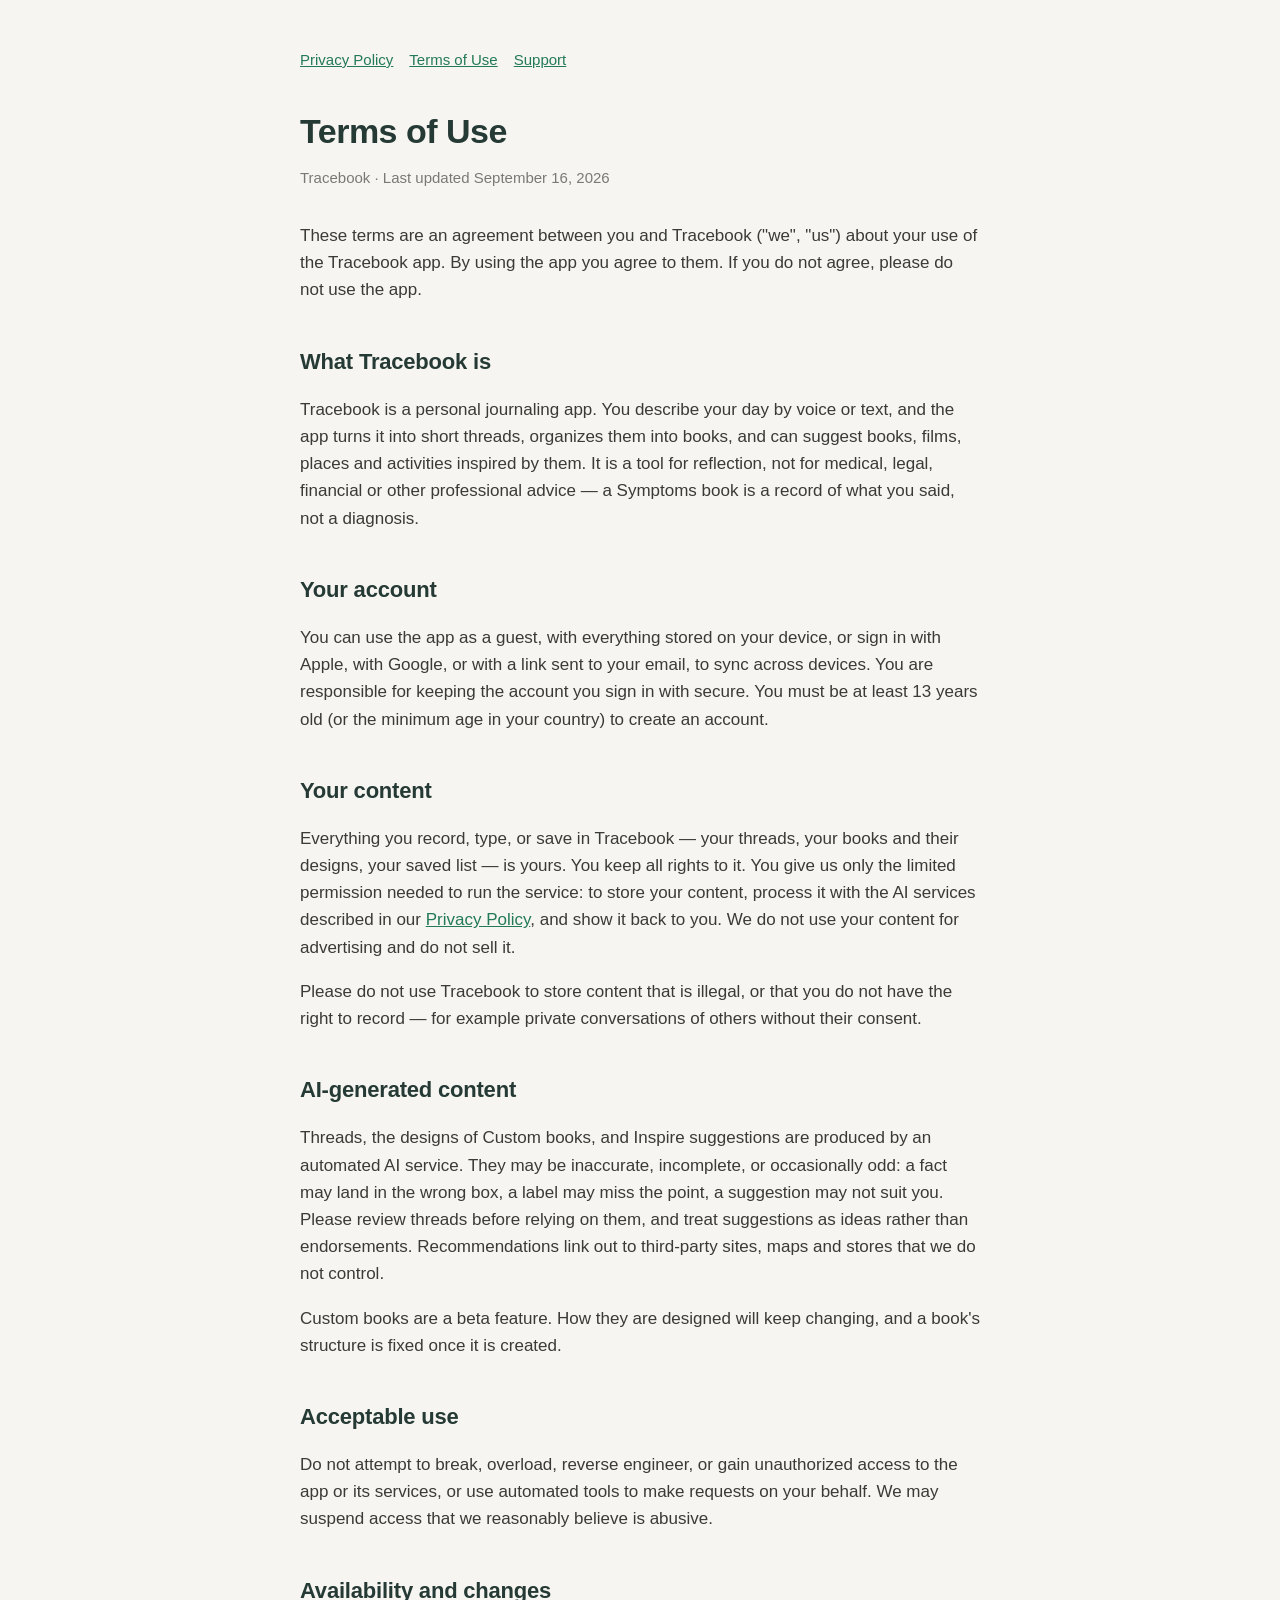
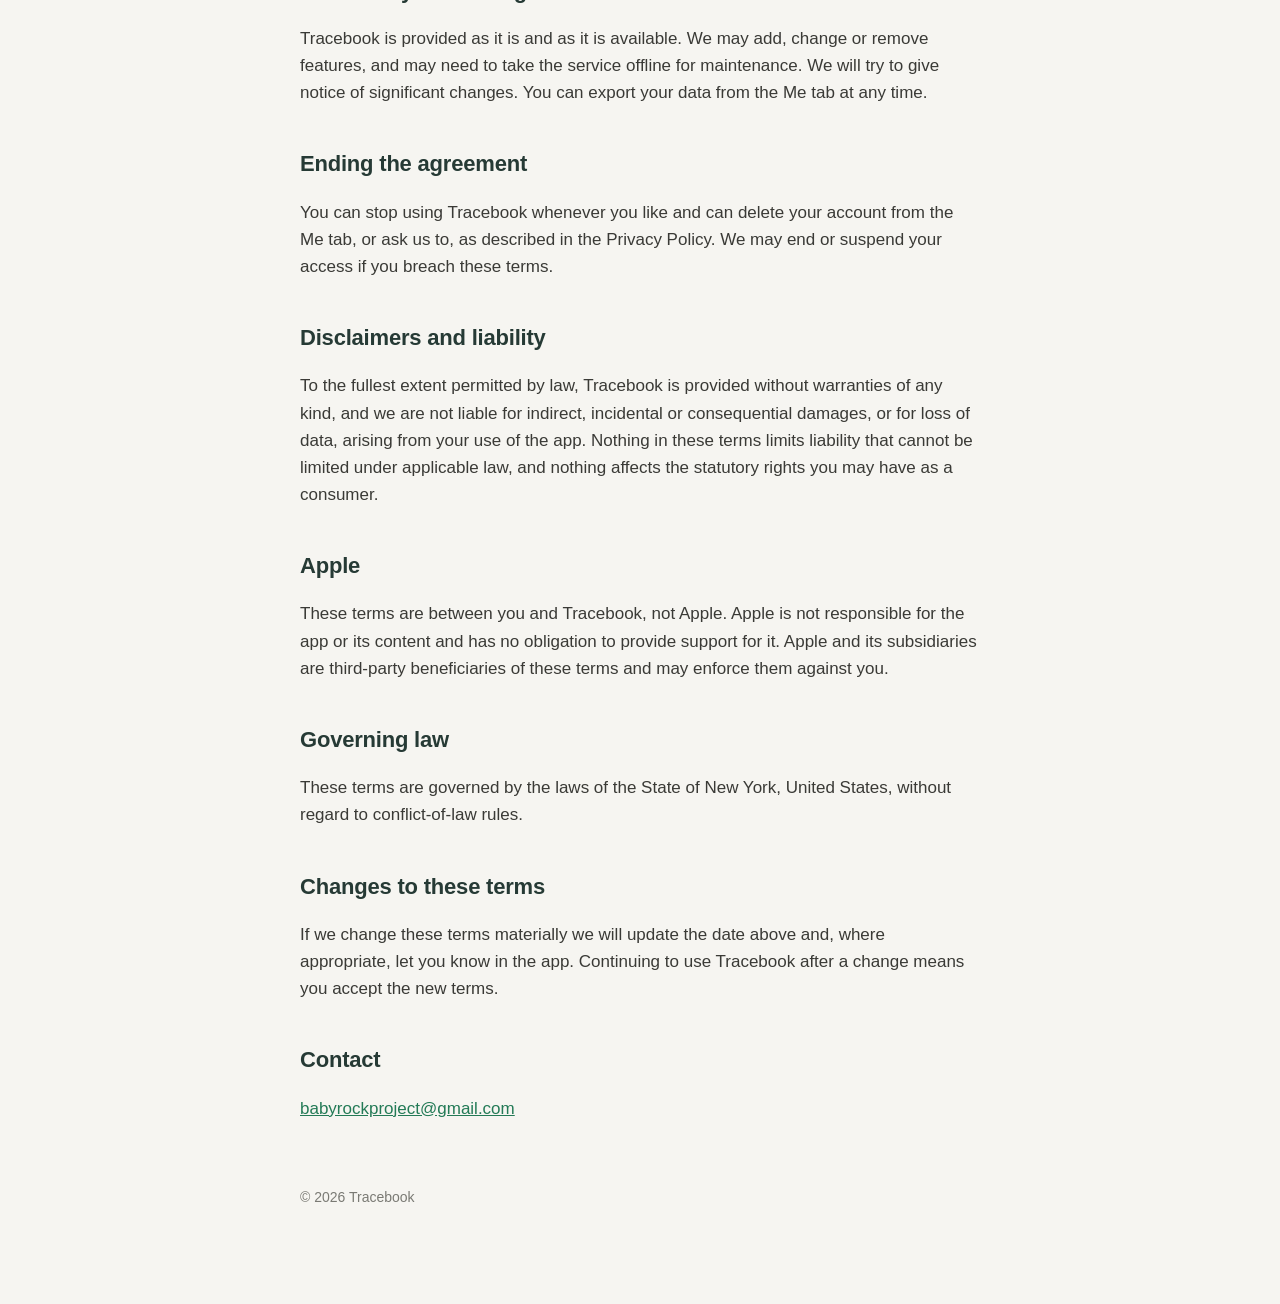
<file: terms.html>
<!doctype html>
<html lang="en">
<head>
<meta charset="utf-8">
<meta name="viewport" content="width=device-width, initial-scale=1">
<title>Tracebook — Terms of Use</title>
<link rel="stylesheet" href="style.css">
<script>if (location.search.indexOf('app=1') !== -1) document.documentElement.className = 'app';</script>
</head>
<body>
<main>
<nav><a href="privacy.html">Privacy Policy</a><a href="terms.html">Terms of Use</a><a href="support.html">Support</a></nav>

<h1>Terms of Use</h1>
<p class="meta">Tracebook · Last updated September 16, 2026</p>

<p>These terms are an agreement between you and Tracebook ("we", "us") about your use of the Tracebook app. By using the app you agree to them. If you do not agree, please do not use the app.</p>

<h2>What Tracebook is</h2>
<p>Tracebook is a personal journaling app. You describe your day by voice or text, and the app turns it into short threads, organizes them into books, and can suggest books, films, places and activities inspired by them. It is a tool for reflection, not for medical, legal, financial or other professional advice — a Symptoms book is a record of what you said, not a diagnosis.</p>

<h2>Your account</h2>
<p>You can use the app as a guest, with everything stored on your device, or sign in with Apple, with Google, or with a link sent to your email, to sync across devices. You are responsible for keeping the account you sign in with secure. You must be at least 13 years old (or the minimum age in your country) to create an account.</p>

<h2>Your content</h2>
<p>Everything you record, type, or save in Tracebook — your threads, your books and their designs, your saved list — is yours. You keep all rights to it. You give us only the limited permission needed to run the service: to store your content, process it with the AI services described in our <a href="privacy.html">Privacy Policy</a>, and show it back to you. We do not use your content for advertising and do not sell it.</p>
<p>Please do not use Tracebook to store content that is illegal, or that you do not have the right to record — for example private conversations of others without their consent.</p>

<h2>AI-generated content</h2>
<p>Threads, the designs of Custom books, and Inspire suggestions are produced by an automated AI service. They may be inaccurate, incomplete, or occasionally odd: a fact may land in the wrong box, a label may miss the point, a suggestion may not suit you. Please review threads before relying on them, and treat suggestions as ideas rather than endorsements. Recommendations link out to third-party sites, maps and stores that we do not control.</p>
<p>Custom books are a beta feature. How they are designed will keep changing, and a book's structure is fixed once it is created.</p>

<h2>Acceptable use</h2>
<p>Do not attempt to break, overload, reverse engineer, or gain unauthorized access to the app or its services, or use automated tools to make requests on your behalf. We may suspend access that we reasonably believe is abusive.</p>

<h2>Availability and changes</h2>
<p>Tracebook is provided as it is and as it is available. We may add, change or remove features, and may need to take the service offline for maintenance. We will try to give notice of significant changes. You can export your data from the Me tab at any time.</p>

<h2>Ending the agreement</h2>
<p>You can stop using Tracebook whenever you like and can delete your account from the Me tab, or ask us to, as described in the Privacy Policy. We may end or suspend your access if you breach these terms.</p>

<h2>Disclaimers and liability</h2>
<p>To the fullest extent permitted by law, Tracebook is provided without warranties of any kind, and we are not liable for indirect, incidental or consequential damages, or for loss of data, arising from your use of the app. Nothing in these terms limits liability that cannot be limited under applicable law, and nothing affects the statutory rights you may have as a consumer.</p>

<h2>Apple</h2>
<p>These terms are between you and Tracebook, not Apple. Apple is not responsible for the app or its content and has no obligation to provide support for it. Apple and its subsidiaries are third-party beneficiaries of these terms and may enforce them against you.</p>

<h2>Governing law</h2>
<p>These terms are governed by the laws of the State of New York, United States, without regard to conflict-of-law rules.</p>

<h2>Changes to these terms</h2>
<p>If we change these terms materially we will update the date above and, where appropriate, let you know in the app. Continuing to use Tracebook after a change means you accept the new terms.</p>

<h2>Contact</h2>
<p><a href="mailto:babyrockproject@gmail.com">babyrockproject@gmail.com</a></p>

<footer>© 2026 Tracebook</footer>
</main>
</body>
</html>
</file>
<file: style.css>
:root { color-scheme: light; }
body { margin: 0; background: #F6F5F1; color: #263A35; font: 17px/1.6 -apple-system, "Helvetica Neue", Arial, sans-serif; }
main { max-width: 680px; margin: 0 auto; padding: 48px 24px 96px; }
h1 { font-size: 34px; line-height: 1.15; letter-spacing: -0.5px; margin: 0 0 4px; }
h2 { font-size: 22px; margin: 40px 0 8px; letter-spacing: -0.2px; }
h3 { font-size: 18px; margin: 28px 0 6px; }
p, li { color: #3A3A36; }
.meta { color: #7A7A74; font-size: 15px; margin-bottom: 32px; }
a { color: #237A56; }
nav { font-size: 15px; margin-bottom: 40px; }
nav a + a { margin-left: 16px; }
footer { margin-top: 64px; color: #7A7A74; font-size: 14px; }
dl { margin: 0; }
dt { font-weight: 600; margin-top: 14px; }
dd { margin: 2px 0 0; color: #3A3A36; }
.q { font-size: 18px; margin: 28px 0 6px; }

/* Inside the app the page is pushed with its own back control, so the site's
   own navigation and the top padding go. The app adds ?app=1. */
html.app nav { display: none; }
html.app main { padding-top: 12px; }

/* Example pages: a book's day view, drawn the way the app draws it -- a box per
   category or subject, one row per thread, the label as a tag on the right. */
.page { background: #FCFBF8; border: 1px solid #E8E5DD; border-radius: 22px; padding: 18px 16px 12px; margin: 14px 0 6px; max-width: 360px; }
.page .book { display: flex; align-items: center; gap: 10px; font-weight: 700; font-size: 20px; letter-spacing: -0.2px; margin-bottom: 2px; }
.page .book i { display: inline-block; width: 28px; height: 28px; border-radius: 50%; }
.page .said { color: #7A7A74; font-size: 14px; font-style: italic; margin: 0 0 12px; line-height: 1.4; }
.page .day { color: #7A7A74; font-size: 13px; margin: 0 0 10px; }
.box { border-radius: 18px; padding: 12px 12px 6px; margin: 0 0 10px; }
.box .subject { font-weight: 700; font-size: 16px; margin: 0 0 8px 4px; display: flex; justify-content: space-between; }
.box .subject small { font-weight: 400; color: #7A7A74; font-size: 13px; }
.row { display: flex; align-items: center; justify-content: space-between; gap: 10px; background: #FCFBF8; border-radius: 14px; padding: 9px 12px; margin-bottom: 6px; font-size: 15px; }
.row .v { color: #263A35; font-weight: 600; }
.row .tag { flex: none; font-size: 12px; padding: 3px 10px; border-radius: 999px; background: rgba(0,0,0,0.06); color: #4A4A45; }
.bullets { margin: -2px 0 6px 20px; padding: 0; font-size: 13px; color: #6A6A64; }
.bullets li { margin: 0; }
/* Box washes, from the app's palette. */
.wash-green { background: #E4EBE0; } .wash-green .subject, .wash-green .tag { color: #3F6B4B; }
.wash-amber { background: #F6EAD2; } .wash-amber .subject, .wash-amber .tag { color: #A26B12; }
.wash-blue  { background: #DCE8EC; } .wash-blue .subject,  .wash-blue .tag  { color: #3C6E7F; }
.wash-rose  { background: #F5E0DC; } .wash-rose .subject,  .wash-rose .tag  { color: #B1574D; }
.wash-plum  { background: #E9E2EF; } .wash-plum .subject,  .wash-plum .tag  { color: #6E5A8E; }
.wash-sand  { background: #EEE8DE; } .wash-sand .subject,  .wash-sand .tag  { color: #7A6A55; }
.labels { display: flex; flex-wrap: wrap; gap: 6px; margin: 6px 0 0; }
.labels span { font-size: 13px; padding: 3px 10px; border-radius: 999px; background: #E4EBE0; color: #3F6B4B; }
.note { color: #7A7A74; font-size: 15px; }

/* How it works: a say -> get figure, mini cards beside the two definitions,
   and icon bullets for the day-to-day steps. */
.flow { display: flex; align-items: stretch; gap: 10px; margin: 18px 0 6px; }
.flow .bubble { flex: 1; background: #FCFBF8; border: 1px solid #E8E5DD; border-radius: 22px 22px 22px 6px; padding: 14px 16px; font-size: 15px; line-height: 1.45; color: #263A35; position: relative; display: flex; flex-direction: column; justify-content: center; gap: 8px; }
.flow .bubble .who { display: flex; align-items: center; gap: 8px; color: #7A7A74; font-size: 12px; text-transform: uppercase; letter-spacing: .06em; }
.flow .arrow { display: flex; align-items: center; color: #237A56; flex: none; }
.flow .page { flex: 1.2; margin: 0; padding: 12px 12px 6px; }
.flow .page .box { padding: 8px 8px 2px; margin-bottom: 6px; }
.flow .page .row { padding: 6px 10px; font-size: 13px; margin-bottom: 4px; }
.flow .page .subject { font-size: 13px; margin-bottom: 4px; }
.flow .page .bullets { font-size: 11px; margin-left: 14px; }
@media (max-width: 480px) { .flow { flex-direction: column; } .flow .arrow { transform: rotate(90deg); justify-content: center; } }
.defs { display: grid; grid-template-columns: 1fr; gap: 14px; margin: 14px 0; }
.def { display: flex; gap: 14px; align-items: flex-start; }
.def .pic { flex: none; width: 150px; }
.def dt { margin: 0 0 4px; font-weight: 600; }
.def dd { margin: 0; }
.mini-book { display: flex; align-items: center; gap: 10px; background: #FCFBF8; border: 1px solid #E8E5DD; border-radius: 16px; padding: 10px 12px; }
.mini-book i { width: 34px; height: 34px; border-radius: 50%; background: #E4EBE0; display: flex; align-items: center; justify-content: center; color: #237A56; flex: none; }
.mini-book b { display: block; font-size: 14px; color: #263A35; }
.mini-book small { color: #7A7A74; font-size: 11px; }
.mini-thread { background: #E4EBE0; border-radius: 14px; padding: 8px; }
.mini-thread .row { margin: 0; font-size: 13px; padding: 7px 10px; }
.mini-thread .tag { color: #3F6B4B; }
.steps { list-style: none; padding: 0; margin: 10px 0 0; display: grid; gap: 12px; }
.steps li { display: flex; gap: 12px; align-items: flex-start; }
.steps .ic { flex: none; width: 36px; height: 36px; border-radius: 50%; background: #E4EBE0; color: #237A56; display: flex; align-items: center; justify-content: center; margin-top: 2px; }
.steps svg, .flow svg, .mini-book svg { width: 18px; height: 18px; stroke: currentColor; fill: none; stroke-width: 2; stroke-linecap: round; stroke-linejoin: round; }
.flow .arrow svg { width: 26px; height: 26px; }
@media (max-width: 480px) { .def { flex-direction: column; } .def .pic { width: 100%; max-width: 260px; } }
</file>
